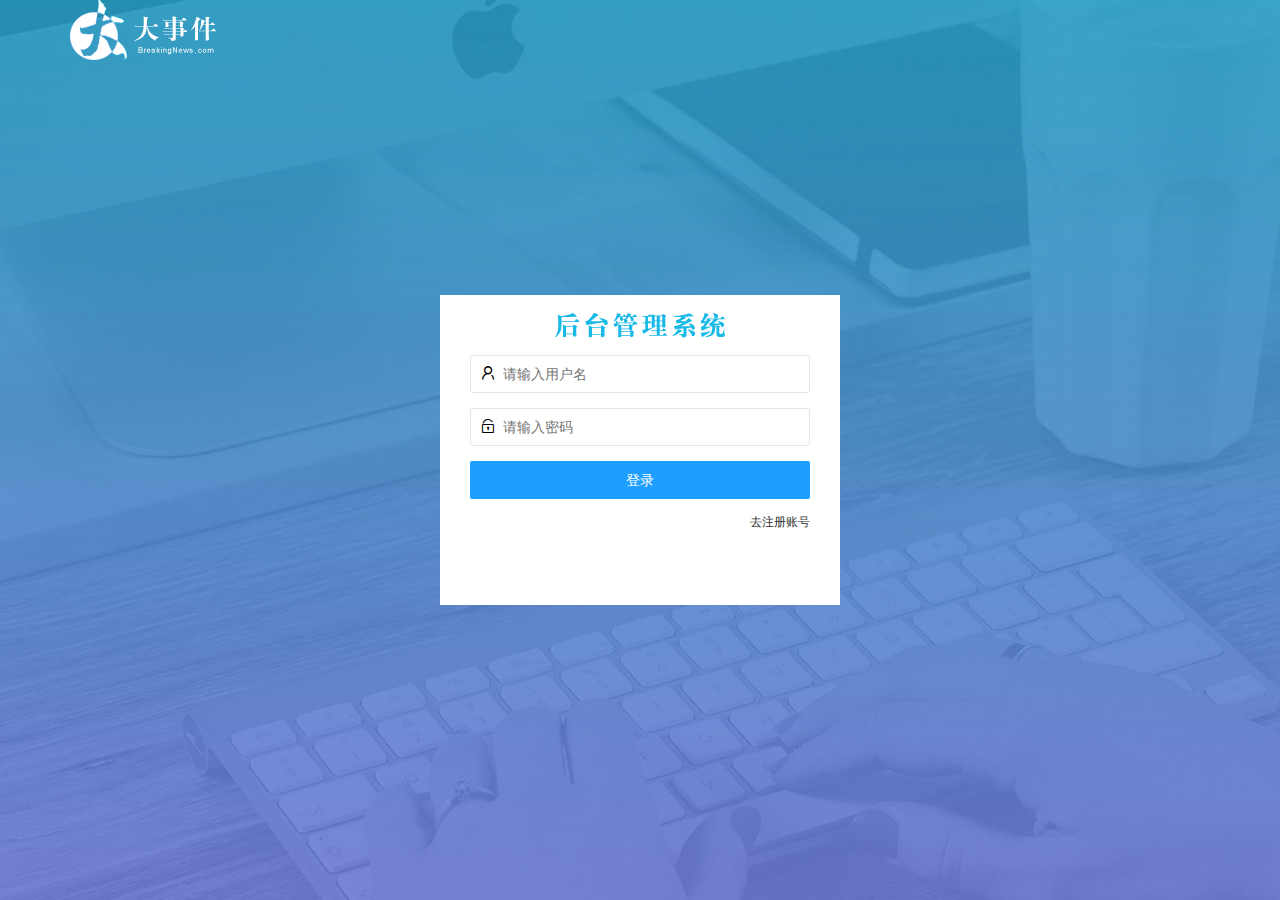
<file: login.html>
<!DOCTYPE html>
<html lang="en">

<head>
    <meta charset="UTF-8" />
    <meta http-equiv="X-UA-Compatible" content="IE=edge" />
    <meta name="viewport" content="width=device-width, initial-scale=1.0" />
    <title>大事件-登录</title>
    <!-- 导入 LayUI 样式 -->
    <link rel="stylesheet" href="./assets/lib/layui/css/layui.css" />
    <!-- 导入自定义样式 -->
    <link rel="stylesheet" href="./assets/css/login.css" />
</head>

<body>
    <!-- 头部 logo 区域 -->
    <div class="layui-main">
        <img src="/assets/images/logo.png" alt="" />
    </div>

    <!-- 登录注册区域 -->
    <div class="loginAndRegBox">
        <div class="title-box"></div>
        <!-- 登录注册区域 -->
        <!-- 登录 -->
        <div class="login-box">
            <form class="layui-form" id="form_login">

                <!-- 用户名 -->
                <div class="layui-form-item">
                    <i class="layui-icon layui-icon-username"></i>
                    <input type="text" name="username" required lay-verify="required" placeholder="请输入用户名"
                        autocomplete="off" class="layui-input" />
                </div>

                <!-- 密码 -->
                <div class="layui-form-item">
                    <i class="layui-icon layui-icon-password"></i>
                    <input type="password" name="password" required lay-verify="required|password" placeholder="请输入密码"
                        autocomplete="off" class="layui-input" />
                </div>

                <!-- 登录按钮 -->
                <div class="layui-form-item">
                    <!-- 注意：表单提交按钮和普通按钮的区别，就是 lay-submit 属性 -->
                    <button class="layui-btn layui-btn-normal layui-btn-fluid" lay-submit>
                        登录
                    </button>
                </div>
                <div class="layui-form-item link">
                    <a href="javascript:;" id="link_reg">去注册账号</a>
                </div>
            </form>
        </div>
        <!-- 注册 -->
        <div class="reg-box">
            <form class="layui-form" id="form_reg">
                <!-- 用户名 -->
                <div class="layui-form-item">
                    <i class="layui-icon layui-icon-username"></i>
                    <input type="text" name="username" required lay-verify="required" placeholder="请输入用户名"
                        autocomplete="off" class="layui-input" />
                </div>

                <!-- 密码 -->
                <div class="layui-form-item">
                    <i class="layui-icon layui-icon-password"></i>
                    <input type="password" name="password" required lay-verify="required|password" placeholder="请输入密码"
                        autocomplete="off" class="layui-input" />
                </div>

                <!-- 确认密码 -->
                <div class="layui-form-item">
                    <i class="layui-icon layui-icon-password"></i>
                    <input type="password" name="repassword" required lay-verify="required|password|repwd"
                        placeholder="再次确认密码" autocomplete="off" class="layui-input" />
                </div>

                <!-- 注册按钮 -->
                <div class="layui-form-item">
                    <!-- 注意：表单提交按钮和普通按钮的区别，就是 lay-submit 属性 -->
                    <button class="layui-btn layui-btn-normal layui-btn-fluid" lay-submit>
                        注册
                    </button>
                </div>
                <div class="layui-form-item link">
                    <a href="javascript:;" id="link_login">去登录</a>
                </div>
            </form>
        </div>
    </div>
    </div>
    <script src="./assets/lib/layui/layui.all.js"></script>
    <script src="./assets/lib/jquery.js"></script>
    <script src="./assets/js/baseAPI.js"></script>
    <script src="./assets/js/login.js"></script>
</body>
</file>
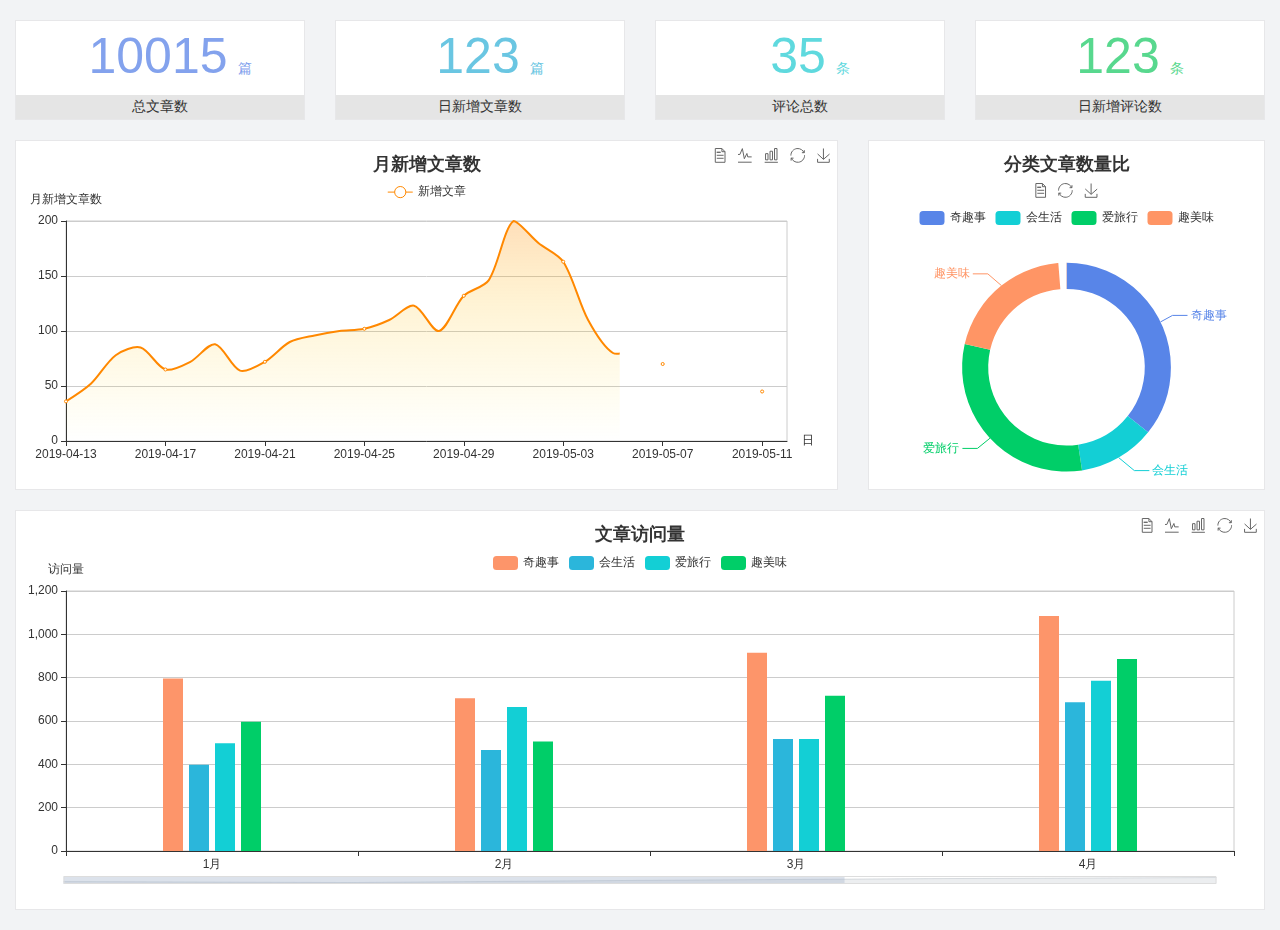
<file: home/dashboard.html>
<!DOCTYPE html>
<html lang="en">

<head>
  <meta charset="UTF-8">
  <meta name="viewport" content="width=device-width, initial-scale=1.0">
  <meta http-equiv="X-UA-Compatible" content="ie=edge">
  <title>图表统计</title>
  <link rel="stylesheet" href="../../assets/lib/bootstrap.css" />
  <link rel="stylesheet" href="../../assets/lib/main.css" />
  <script src="../../assets/lib/jquery.js"></script>
  <script type="text/javascript" src="../../assets/lib/echarts.min.js"></script>
</head>

<body>
  <div class="container-fluid">
    <div class="row spannel_list">
      <div class="col-sm-3 col-xs-6">
        <div class="spannel">
          <em>10015</em><span>篇</span>
          <b>总文章数</b>
        </div>
      </div>
      <div class="col-sm-3 col-xs-6">
        <div class="spannel scolor01">
          <em>123</em><span>篇</span>
          <b>日新增文章数</b>
        </div>
      </div>
      <div class="col-sm-3 col-xs-6">
        <div class="spannel scolor02">
          <em>35</em><span>条</span>
          <b>评论总数</b>
        </div>
      </div>
      <div class="col-sm-3 col-xs-6">
        <div class="spannel scolor03">
          <em>123</em><span>条</span>
          <b>日新增评论数</b>
        </div>
      </div>
    </div>
  </div>

  <div class="container-fluid">
    <div class="row curve-pie">
      <div class="col-lg-8 col-md-8">
        <div class="gragh_pannel" id="curve_show"></div>
      </div>
      <div class="col-lg-4 col-md-4">
        <div class="gragh_pannel" id="pie_show"></div>
      </div>
    </div>
  </div>

  <div class="container-fluid">
    <div class="column_pannel" id="column_show"></div>
  </div>

  <script>
    var oChart = echarts.init(document.getElementById('curve_show'));
    var aList_all = [
      { 'count': 36, 'date': '2019-04-13' },
      { 'count': 52, 'date': '2019-04-14' },
      { 'count': 78, 'date': '2019-04-15' },
      { 'count': 85, 'date': '2019-04-16' },
      { 'count': 65, 'date': '2019-04-17' },
      { 'count': 72, 'date': '2019-04-18' },
      { 'count': 88, 'date': '2019-04-19' },
      { 'count': 64, 'date': '2019-04-20' },
      { 'count': 72, 'date': '2019-04-21' },
      { 'count': 90, 'date': '2019-04-22' },
      { 'count': 96, 'date': '2019-04-23' },
      { 'count': 100, 'date': '2019-04-24' },
      { 'count': 102, 'date': '2019-04-25' },
      { 'count': 110, 'date': '2019-04-26' },
      { 'count': 123, 'date': '2019-04-27' },
      { 'count': 100, 'date': '2019-04-28' },
      { 'count': 132, 'date': '2019-04-29' },
      { 'count': 146, 'date': '2019-04-30' },
      { 'count': 200, 'date': '2019-05-01' },
      { 'count': 180, 'date': '2019-05-02' },
      { 'count': 163, 'date': '2019-05-03' },
      { 'count': 110, 'date': '2019-05-04' },
      { 'count': 80, 'date': '2019-05-05' },
      { 'count': 82, 'date': '2019-05-06' },
      { 'count': 70, 'date': '2019-05-07' },
      { 'count': 65, 'date': '2019-05-08' },
      { 'count': 54, 'date': '2019-05-09' },
      { 'count': 40, 'date': '2019-05-10' },
      { 'count': 45, 'date': '2019-05-11' },
      { 'count': 38, 'date': '2019-05-12' },
    ];

    let aCount = [];
    let aDate = [];

    for (var i = 0; i < aList_all.length; i++) {
      aCount.push(aList_all[i].count);
      aDate.push(aList_all[i].date);
    }

    var chartopt = {
      title: {
        text: '月新增文章数',
        left: 'center',
        top: '10'
      },
      tooltip: {
        trigger: 'axis'
      },
      legend: {
        data: ['新增文章'],
        top: '40'
      },
      toolbox: {
        show: true,
        feature: {
          mark: { show: true },
          dataView: { show: true, readOnly: false },
          magicType: { show: true, type: ['line', 'bar'] },
          restore: { show: true },
          saveAsImage: { show: true }
        }
      },
      calculable: true,
      xAxis: [
        {
          name: '日',
          type: 'category',
          boundaryGap: false,
          data: aDate
        }
      ],
      yAxis: [
        {
          name: '月新增文章数',
          type: 'value'
        }
      ],
      series: [
        {
          name: '新增文章',
          type: 'line',
          smooth: true,
          itemStyle: { normal: { areaStyle: { type: 'default' }, color: '#f80' }, lineStyle: { color: '#f80' } },
          data: aCount
        }],
      areaStyle: {
        normal: {
          color: new echarts.graphic.LinearGradient(0, 0, 0, 1, [{
            offset: 0,
            color: 'rgba(255,136,0,0.39)'
          }, {
            offset: .34,
            color: 'rgba(255,180,0,0.25)'
          }, {
            offset: 1,
            color: 'rgba(255,222,0,0.00)'
          }])

        }
      },
      grid: {
        show: true,
        x: 50,
        x2: 50,
        y: 80,
        height: 220
      }
    };

    oChart.setOption(chartopt);


    var oPie = echarts.init(document.getElementById('pie_show'));
    var oPieopt =
    {
      title: {
        top: 10,
        text: '分类文章数量比',
        x: 'center'
      },
      tooltip: {
        trigger: 'item',
        formatter: "{a} <br/>{b} : {c} ({d}%)"
      },
      color: ['#5885e8', '#13cfd5', '#00ce68', '#ff9565'],
      legend: {
        x: 'center',
        top: 65,
        data: ['奇趣事', '会生活', '爱旅行', '趣美味']
      },
      toolbox: {
        show: true,
        x: 'center',
        top: 35,
        feature: {
          mark: { show: true },
          dataView: { show: true, readOnly: false },
          magicType: {
            show: true,
            type: ['pie', 'funnel'],
            option: {
              funnel: {
                x: '25%',
                width: '50%',
                funnelAlign: 'left',
                max: 1548
              }
            }
          },
          restore: { show: true },
          saveAsImage: { show: true }
        }
      },
      calculable: true,
      series: [
        {
          name: '访问来源',
          type: 'pie',
          radius: ['45%', '60%'],
          center: ['50%', '65%'],
          data: [
            { value: 300, name: '奇趣事' },
            { value: 100, name: '会生活' },
            { value: 260, name: '爱旅行' },
            { value: 180, name: '趣美味' }
          ]
        }
      ]
    };
    oPie.setOption(oPieopt);



    var oColumn = this.echarts.init(document.getElementById('column_show'));
    var oColumnopt =
    {
      title: {
        text: '文章访问量',
        left: 'center',
        top: '10'
      },
      tooltip: {
        trigger: 'axis'
      },
      legend: {
        data: ['奇趣事', '会生活', '爱旅行', '趣美味'],
        top: '40'
      },
      toolbox: {
        show: true,
        feature: {
          mark: { show: true },
          dataView: { show: true, readOnly: false },
          magicType: { show: true, type: ['line', 'bar'] },
          restore: { show: true },
          saveAsImage: { show: true }
        }
      },
      calculable: true,
      xAxis: [
        {
          type: 'category',
          data: ['1月', '2月', '3月', '4月', '5月']
        }
      ],
      yAxis: [
        {
          name: '访问量',
          type: 'value'
        }
      ],
      series: [
        {
          name: '奇趣事',
          type: 'bar',
          barWidth: 20,
          itemStyle: {
            normal: { areaStyle: { type: 'default' }, color: '#fd956a' }
          },
          data: [800, 708, 920, 1090, 1200]
        },
        {
          name: '会生活',
          type: 'bar',
          barWidth: 20,
          itemStyle: {
            normal: { areaStyle: { type: 'default' }, color: '#2bb6db' }
          },
          data: [400, 468, 520, 690, 800]
        },
        {
          name: '爱旅行',
          type: 'bar',
          barWidth: 20,
          itemStyle: {
            normal: { areaStyle: { type: 'default' }, color: '#13cfd5' }
          },
          data: [500, 668, 520, 790, 900]
        },
        {
          name: '趣美味',
          type: 'bar',
          barWidth: 20,
          itemStyle: {
            normal: { areaStyle: { type: 'default' }, color: '#00ce68' }
          },
          data: [600, 508, 720, 890, 1000]
        }
      ],
      grid: {
        show: true,
        x: 50,
        x2: 30,
        y: 80,
        height: 260
      },
      dataZoom: [//给x轴设置滚动条
        {
          start: 0,//默认为0
          end: 100 - 1000 / 31,//默认为100
          type: 'slider',
          show: true,
          xAxisIndex: [0],
          handleSize: 0,//滑动条的 左右2个滑动条的大小
          height: 8,//组件高度
          left: 45, //左边的距离
          right: 50,//右边的距离
          bottom: 26,//右边的距离
          handleColor: '#ddd',//h滑动图标的颜色
          handleStyle: {
            borderColor: "#cacaca",
            borderWidth: "1",
            shadowBlur: 2,
            background: "#ddd",
            shadowColor: "#ddd",
          }
        }]
    };
    oColumn.setOption(oColumnopt);
  </script>
</body>

</html>
</file>
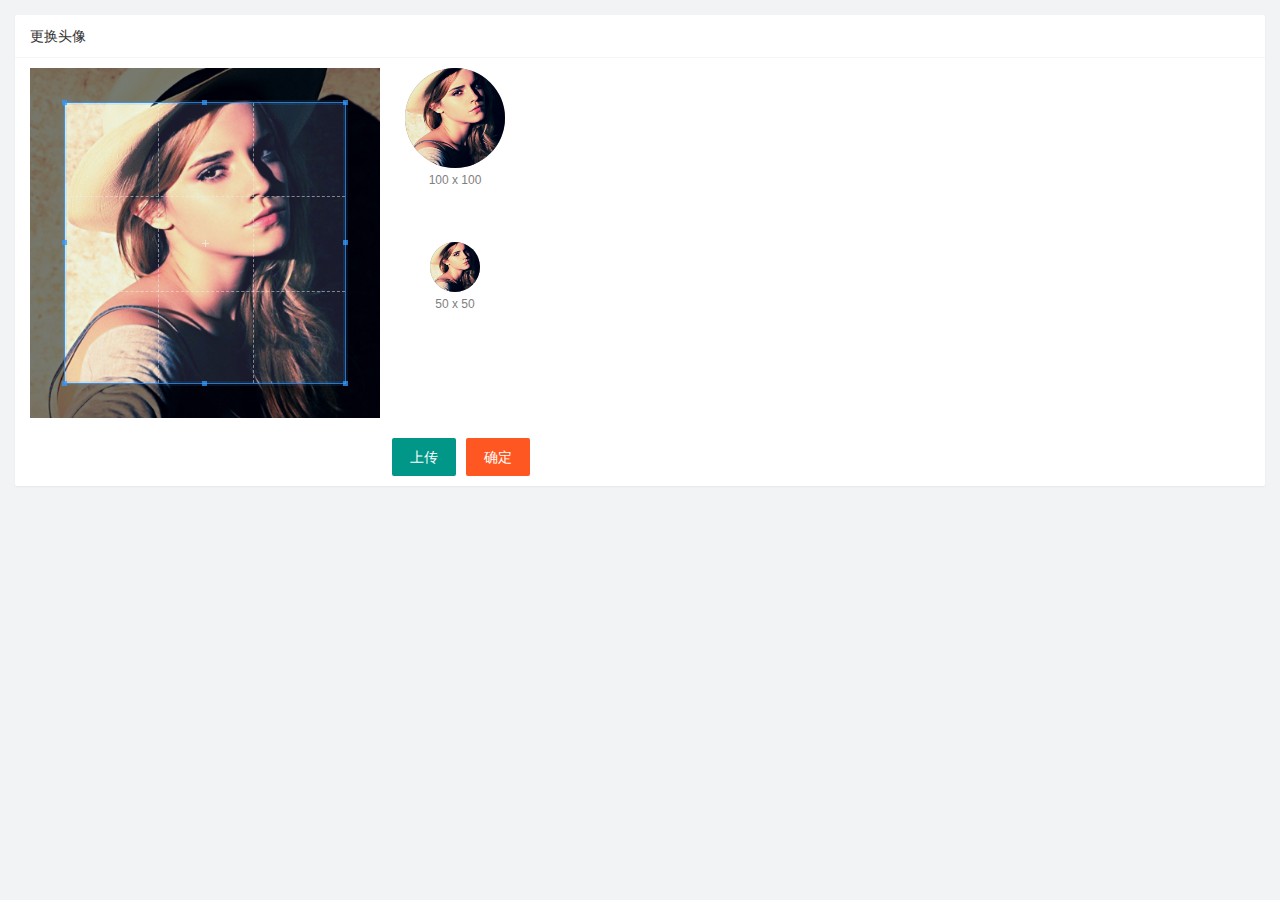
<file: user/user_avatar.html>
<!DOCTYPE html>
<html lang="en">

<head>
    <meta charset="UTF-8" />
    <meta http-equiv="X-UA-Compatible" content="IE=edge" />
    <meta name="viewport" content="width=device-width, initial-scale=1.0" />
    <title></title>
    <link rel="stylesheet" href="/assets/lib/layui/css/layui.css" />
    <link rel="stylesheet" href="/assets/lib/cropper/cropper.css" />
    <link rel="stylesheet" href="/assets/css/user/user_avatar.css" />

</head>

<body>
    <div class="layui-card">
        <div class="layui-card-header">更换头像</div>
        <div class="layui-card-body">
            <!-- 第一行的图片裁剪和预览区域 -->
            <div class="row1">
                <!-- 图片裁剪区域 -->
                <div class="cropper-box">
                    <!-- 这个 img 标签很重要，将来会把它初始化为裁剪区域 -->
                    <img id="image" src="/assets/images/sample.jpg" />
                </div>
                <!-- 图片的预览区域 -->
                <div class="preview-box">
                    <div>
                        <!-- 宽高为 100px 的预览区域 -->
                        <div class="img-preview w100"></div>
                        <p class="size">100 x 100</p>
                    </div>
                    <div>
                        <!-- 宽高为 50px 的预览区域 -->
                        <div class="img-preview w50"></div>
                        <p class="size">50 x 50</p>
                    </div>
                </div>
            </div>
            <!-- 第二行的按钮区域 -->
            <div class="row2">
                <input type="file" id="file" accept="image/png,image/jpeg">
                <button type="button" class="layui-btn" id="btnChooseImage">上传</button>
                <button type="button" class="layui-btn layui-btn-danger" id="btnUpload">确定</button>
            </div>
        </div>
    </div>

    <script src="/assets/lib/layui/layui.all.js"></script>
    <script src="/assets/lib/jquery.js"></script>
    <script src="/assets/lib/cropper/Cropper.js"></script>
    <script src="/assets/lib/cropper/jquery-cropper.js"></script>
    <script src="/assets/js/baseAPI.js"></script>
    <script src="/assets/js/user/user_avatar.js"></script>
</body>

</html>
</file>
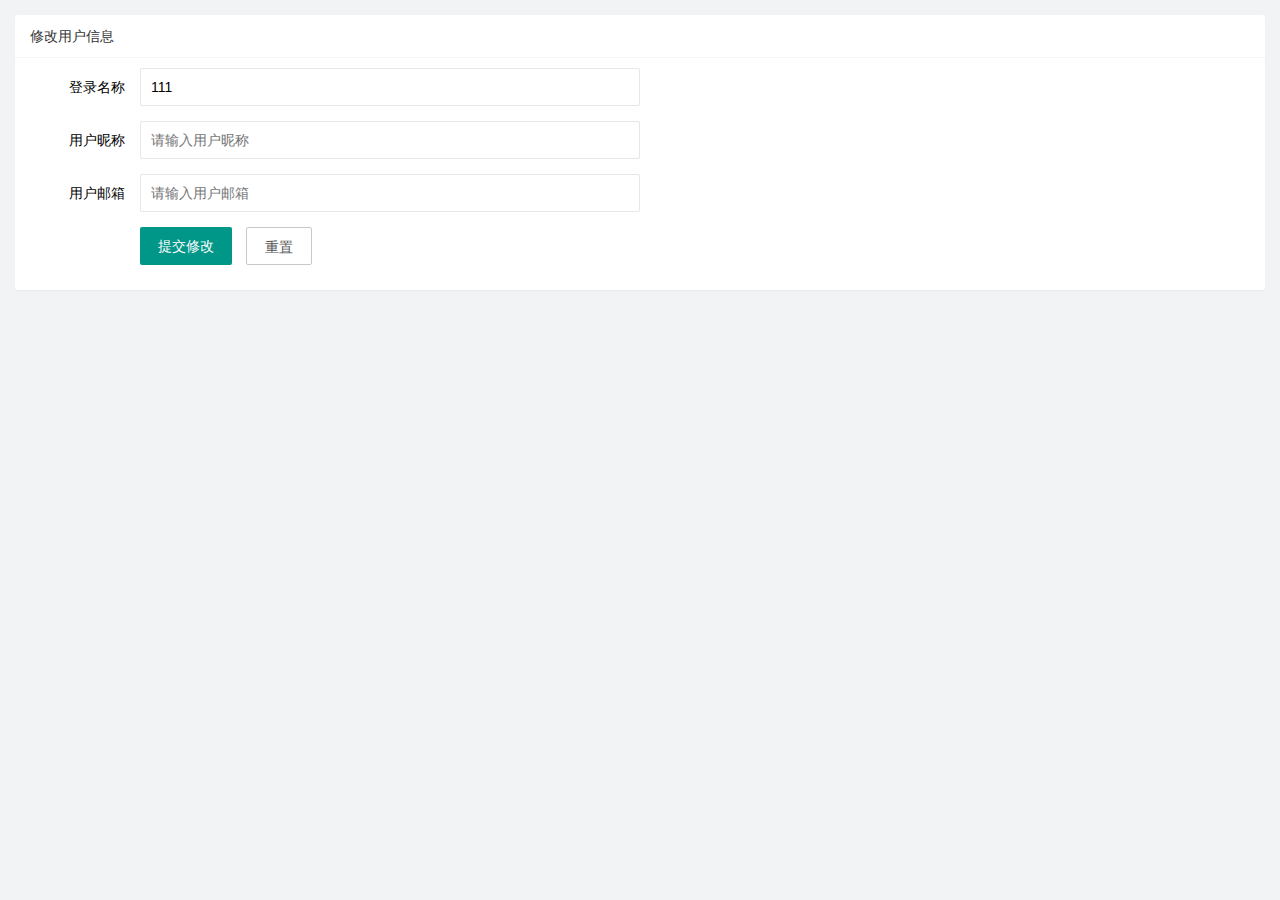
<file: user/user_info.html>
<!DOCTYPE html>
<html lang="en">

<head>
    <meta charset="UTF-8" />
    <meta http-equiv="X-UA-Compatible" content="IE=edge" />
    <meta name="viewport" content="width=device-width, initial-scale=1.0" />
    <title>Document</title>
    <link rel="stylesheet" href="/assets/lib/layui/css/layui.css">
    <link rel="stylesheet" href="/assets/css/user/user_info.css" />
</head>

<body>
    <div class="layui-card">
        <div class="layui-card-header">修改用户信息</div>
        <div class="layui-card-body">
            <!-- form 表单 -->
            <form class="layui-form" lay-filter="formUserInfo">
                <!-- 隐藏域 -->
                <input type="hidden" name="id">

                <div class="layui-form-item">
                    <label class="layui-form-label">登录名称</label>
                    <div class="layui-input-block">
                        <input type="text" name="username" required readonly lay-verify="required" placeholder="请输入登录名称"
                            autocomplete="off" class="layui-input" value="111" />
                    </div>
                </div>
                <div class="layui-form-item">
                    <label class="layui-form-label">用户昵称</label>
                    <div class="layui-input-block">
                        <input type="text" name="nickname" required lay-verify="required|nickname" placeholder="请输入用户昵称"
                            autocomplete="off" class="layui-input" />
                    </div>
                </div>
                <div class="layui-form-item">
                    <label class="layui-form-label">用户邮箱</label>
                    <div class="layui-input-block">
                        <input type="text" name="email" required lay-verify="required|email" placeholder="请输入用户邮箱"
                            autocomplete="off" class="layui-input" />
                    </div>
                </div>
                <div class="layui-form-item">
                    <div class="layui-input-block">
                        <button class="layui-btn" lay-submit lay-filter="formDemo">提交修改</button>
                        <button type="reset" class="layui-btn layui-btn-primary" id="btnReset">重置</button>
                    </div>
                </div>
            </form>
        </div>
    </div>

    <script src="/assets/lib/layui/layui.all.js"></script>
    <script src="/assets/lib/jquery.js"></script>
    <script src="/assets/js/baseAPI.js"></script>
    <script src="/assets/js/user/user_info.js"></script>
</body>

</html>
</file>
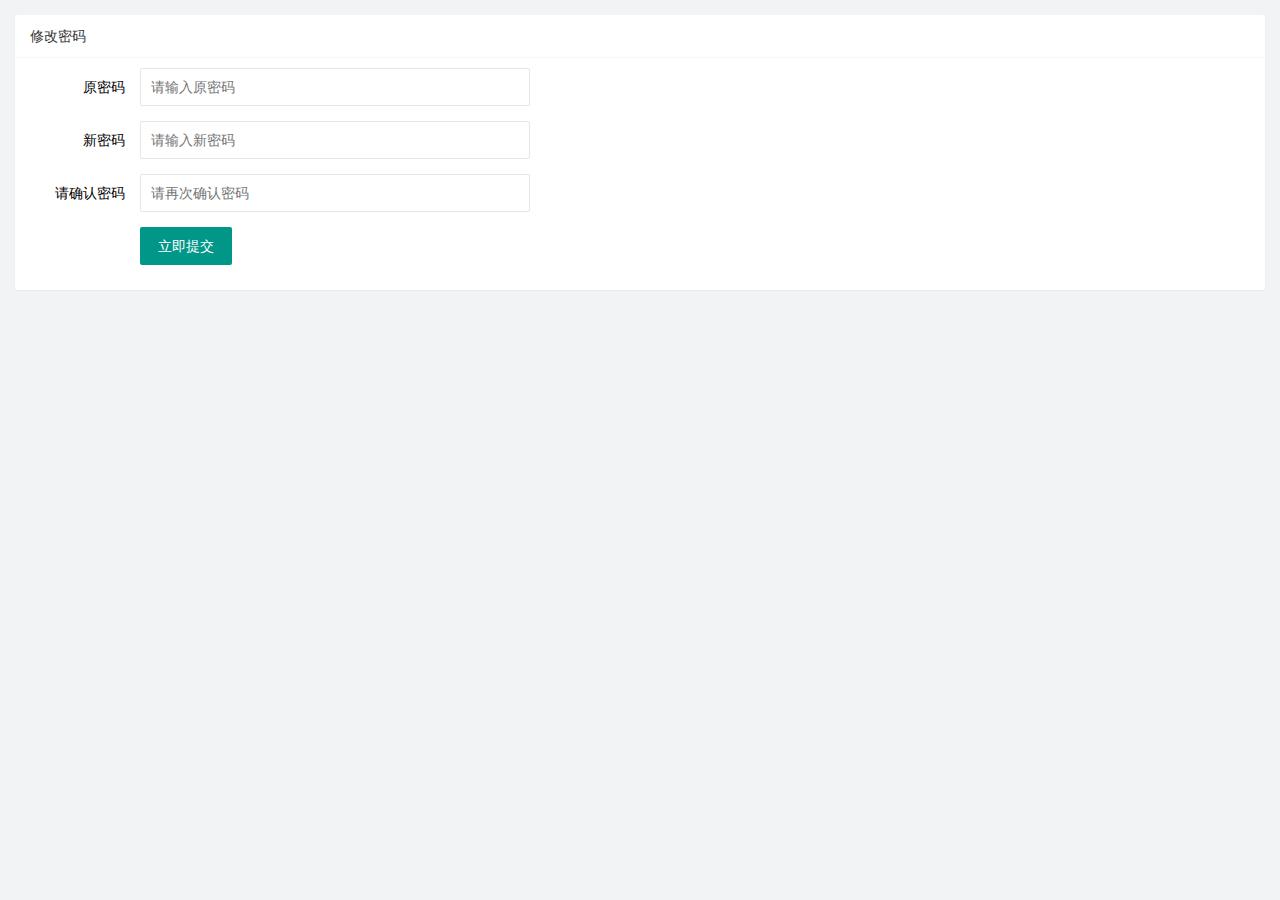
<file: user/user_pwd.html>
<!DOCTYPE html>
<html lang="en">

<head>
    <meta charset="UTF-8" />
    <meta http-equiv="X-UA-Compatible" content="IE=edge" />
    <meta name="viewport" content="width=device-width, initial-scale=1.0" />
    <title>Document</title>
    <link rel="stylesheet" href="/assets/lib/layui/css/layui.css" />
    <link rel="stylesheet" href="/assets/css/user/user_pwd.css" />
</head>

<body>
    <div class="layui-card">
        <div class="layui-card-header">修改密码</div>
        <div class="layui-card-body">
            <form class="layui-form" action="">
                <div class="layui-form-item">
                    <label class="layui-form-label">原密码</label>
                    <div class="layui-input-block">
                        <input type="password" name="oldPwd" required lay-verify="required|pwd" placeholder="请输入原密码"
                            autocomplete="off" class="layui-input" />
                    </div>
                </div>
                <div class="layui-form-item">
                    <label class="layui-form-label">新密码</label>
                    <div class="layui-input-block">
                        <input type="password" name="newPwd" required lay-verify="required|pwd|samePwd"
                            placeholder="请输入新密码" autocomplete="off" class="layui-input" />
                    </div>
                </div>
                <div class="layui-form-item">
                    <label class="layui-form-label">请确认密码</label>
                    <div class="layui-input-block">
                        <input type="password" name="rePwd" required lay-verify="required|pwd|rePwd"
                            placeholder="请再次确认密码" autocomplete="off" class="layui-input" />
                    </div>
                </div>
                <div class="layui-form-item">
                    <div class="layui-input-block">
                        <button class="layui-btn" lay-submit lay-filter="formDemo">
                            立即提交
                        </button>

                    </div>
                </div>
            </form>
        </div>
    </div>

    <!-- 导入 layui 的 js -->
    <script src="/assets/lib/layui/layui.all.js"></script>
    <!-- 导入 jQuery -->
    <script src="/assets/lib/jquery.js"></script>
    <!-- 导入 baseAPI -->
    <script src="/assets/js/baseAPI.js"></script>
    <!-- 导入自己的 js -->
    <script src="/assets/js/user/user_pwd.js"></script>
</body>

</html>
</file>
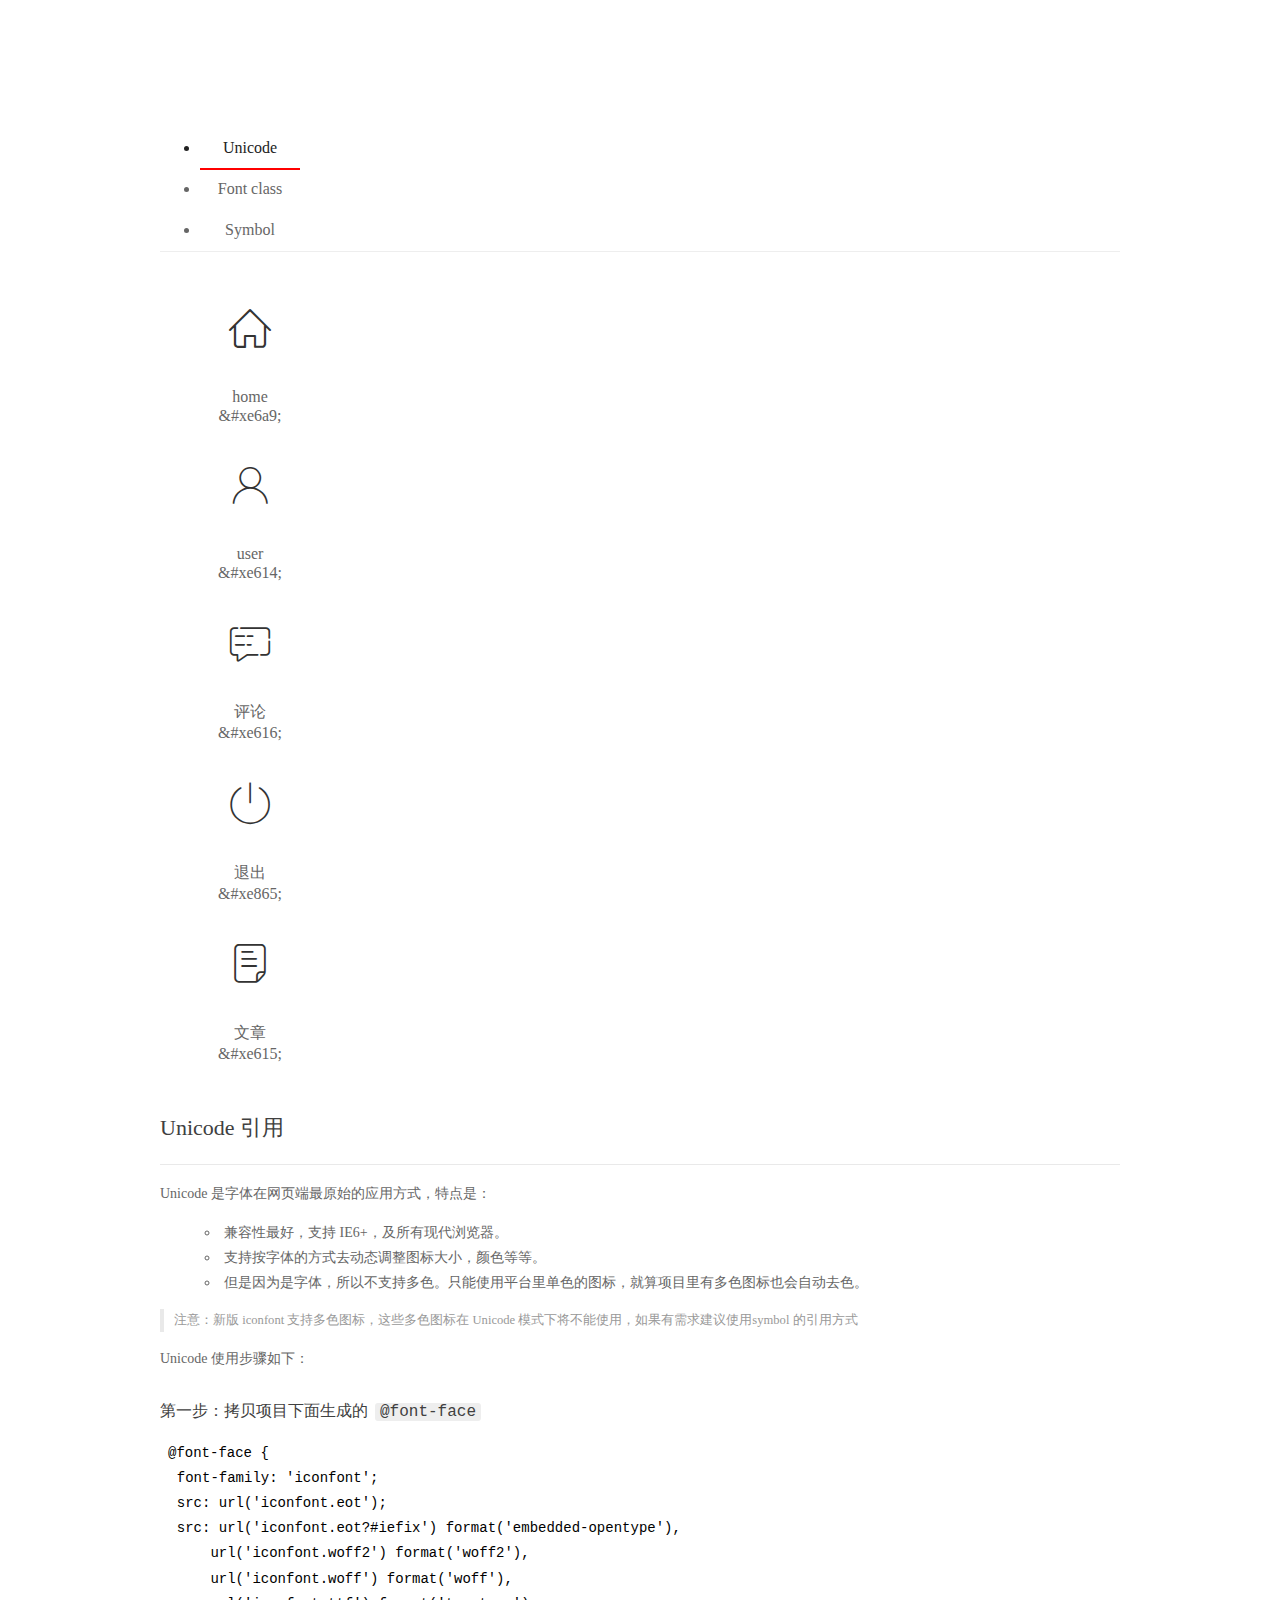
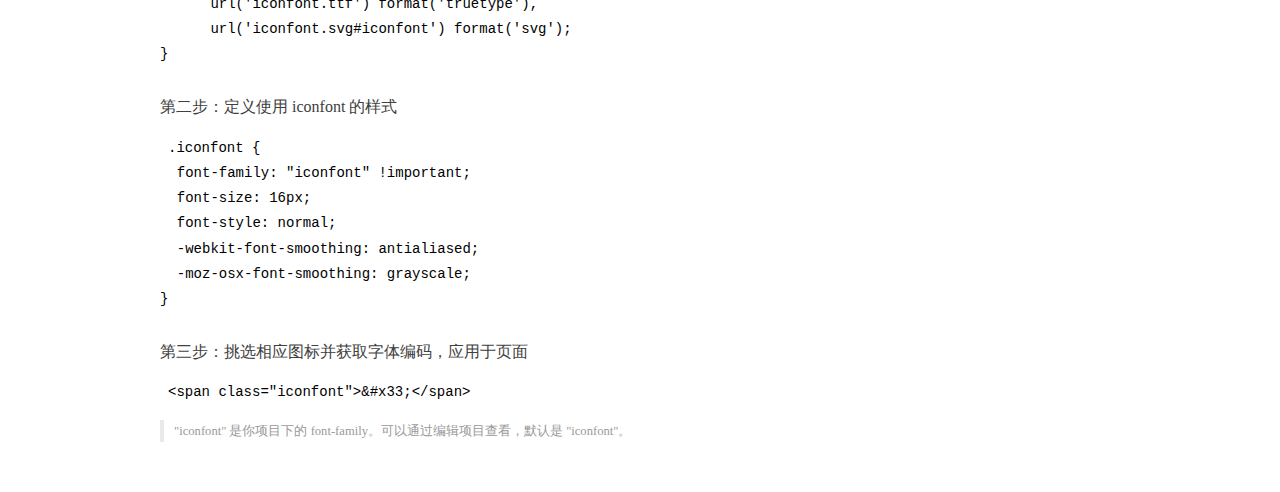
<file: assets/fonts/demo_index.html>
<!DOCTYPE html>
<html>
<head>
  <meta charset="utf-8"/>
  <title>IconFont Demo</title>
  <link rel="shortcut icon" href="https://gtms04.alicdn.com/tps/i4/TB1_oz6GVXXXXaFXpXXJDFnIXXX-64-64.ico" type="image/x-icon"/>
  <link rel="stylesheet" href="https://g.alicdn.com/thx/cube/1.3.2/cube.min.css">
  <link rel="stylesheet" href="demo.css">
  <link rel="stylesheet" href="iconfont.css">
  <script src="iconfont.js"></script>
  <!-- jQuery -->
  <script src="https://a1.alicdn.com/oss/uploads/2018/12/26/7bfddb60-08e8-11e9-9b04-53e73bb6408b.js"></script>
  <!-- 代码高亮 -->
  <script src="https://a1.alicdn.com/oss/uploads/2018/12/26/a3f714d0-08e6-11e9-8a15-ebf944d7534c.js"></script>
</head>
<body>
  <div class="main">
    <h1 class="logo"><a href="https://www.iconfont.cn/" title="iconfont 首页" target="_blank">&#xe86b;</a></h1>
    <div class="nav-tabs">
      <ul id="tabs" class="dib-box">
        <li class="dib active"><span>Unicode</span></li>
        <li class="dib"><span>Font class</span></li>
        <li class="dib"><span>Symbol</span></li>
      </ul>
      
    </div>
    <div class="tab-container">
      <div class="content unicode" style="display: block;">
          <ul class="icon_lists dib-box">
          
            <li class="dib">
              <span class="icon iconfont">&#xe6a9;</span>
                <div class="name">home</div>
                <div class="code-name">&amp;#xe6a9;</div>
              </li>
          
            <li class="dib">
              <span class="icon iconfont">&#xe614;</span>
                <div class="name">user</div>
                <div class="code-name">&amp;#xe614;</div>
              </li>
          
            <li class="dib">
              <span class="icon iconfont">&#xe616;</span>
                <div class="name">评论</div>
                <div class="code-name">&amp;#xe616;</div>
              </li>
          
            <li class="dib">
              <span class="icon iconfont">&#xe865;</span>
                <div class="name">退出</div>
                <div class="code-name">&amp;#xe865;</div>
              </li>
          
            <li class="dib">
              <span class="icon iconfont">&#xe615;</span>
                <div class="name">文章</div>
                <div class="code-name">&amp;#xe615;</div>
              </li>
          
          </ul>
          <div class="article markdown">
          <h2 id="unicode-">Unicode 引用</h2>
          <hr>

          <p>Unicode 是字体在网页端最原始的应用方式，特点是：</p>
          <ul>
            <li>兼容性最好，支持 IE6+，及所有现代浏览器。</li>
            <li>支持按字体的方式去动态调整图标大小，颜色等等。</li>
            <li>但是因为是字体，所以不支持多色。只能使用平台里单色的图标，就算项目里有多色图标也会自动去色。</li>
          </ul>
          <blockquote>
            <p>注意：新版 iconfont 支持多色图标，这些多色图标在 Unicode 模式下将不能使用，如果有需求建议使用symbol 的引用方式</p>
          </blockquote>
          <p>Unicode 使用步骤如下：</p>
          <h3 id="-font-face">第一步：拷贝项目下面生成的 <code>@font-face</code></h3>
<pre><code class="language-css"
>@font-face {
  font-family: 'iconfont';
  src: url('iconfont.eot');
  src: url('iconfont.eot?#iefix') format('embedded-opentype'),
      url('iconfont.woff2') format('woff2'),
      url('iconfont.woff') format('woff'),
      url('iconfont.ttf') format('truetype'),
      url('iconfont.svg#iconfont') format('svg');
}
</code></pre>
          <h3 id="-iconfont-">第二步：定义使用 iconfont 的样式</h3>
<pre><code class="language-css"
>.iconfont {
  font-family: "iconfont" !important;
  font-size: 16px;
  font-style: normal;
  -webkit-font-smoothing: antialiased;
  -moz-osx-font-smoothing: grayscale;
}
</code></pre>
          <h3 id="-">第三步：挑选相应图标并获取字体编码，应用于页面</h3>
<pre>
<code class="language-html"
>&lt;span class="iconfont"&gt;&amp;#x33;&lt;/span&gt;
</code></pre>
          <blockquote>
            <p>"iconfont" 是你项目下的 font-family。可以通过编辑项目查看，默认是 "iconfont"。</p>
          </blockquote>
          </div>
      </div>
      <div class="content font-class">
        <ul class="icon_lists dib-box">
          
          <li class="dib">
            <span class="icon iconfont icon-home"></span>
            <div class="name">
              home
            </div>
            <div class="code-name">.icon-home
            </div>
          </li>
          
          <li class="dib">
            <span class="icon iconfont icon-user"></span>
            <div class="name">
              user
            </div>
            <div class="code-name">.icon-user
            </div>
          </li>
          
          <li class="dib">
            <span class="icon iconfont icon-pinglun"></span>
            <div class="name">
              评论
            </div>
            <div class="code-name">.icon-pinglun
            </div>
          </li>
          
          <li class="dib">
            <span class="icon iconfont icon-tuichu"></span>
            <div class="name">
              退出
            </div>
            <div class="code-name">.icon-tuichu
            </div>
          </li>
          
          <li class="dib">
            <span class="icon iconfont icon-16"></span>
            <div class="name">
              文章
            </div>
            <div class="code-name">.icon-16
            </div>
          </li>
          
        </ul>
        <div class="article markdown">
        <h2 id="font-class-">font-class 引用</h2>
        <hr>

        <p>font-class 是 Unicode 使用方式的一种变种，主要是解决 Unicode 书写不直观，语意不明确的问题。</p>
        <p>与 Unicode 使用方式相比，具有如下特点：</p>
        <ul>
          <li>兼容性良好，支持 IE8+，及所有现代浏览器。</li>
          <li>相比于 Unicode 语意明确，书写更直观。可以很容易分辨这个 icon 是什么。</li>
          <li>因为使用 class 来定义图标，所以当要替换图标时，只需要修改 class 里面的 Unicode 引用。</li>
          <li>不过因为本质上还是使用的字体，所以多色图标还是不支持的。</li>
        </ul>
        <p>使用步骤如下：</p>
        <h3 id="-fontclass-">第一步：引入项目下面生成的 fontclass 代码：</h3>
<pre><code class="language-html">&lt;link rel="stylesheet" href="./iconfont.css"&gt;
</code></pre>
        <h3 id="-">第二步：挑选相应图标并获取类名，应用于页面：</h3>
<pre><code class="language-html">&lt;span class="iconfont icon-xxx"&gt;&lt;/span&gt;
</code></pre>
        <blockquote>
          <p>"
            iconfont" 是你项目下的 font-family。可以通过编辑项目查看，默认是 "iconfont"。</p>
        </blockquote>
      </div>
      </div>
      <div class="content symbol">
          <ul class="icon_lists dib-box">
          
            <li class="dib">
                <svg class="icon svg-icon" aria-hidden="true">
                  <use xlink:href="#icon-home"></use>
                </svg>
                <div class="name">home</div>
                <div class="code-name">#icon-home</div>
            </li>
          
            <li class="dib">
                <svg class="icon svg-icon" aria-hidden="true">
                  <use xlink:href="#icon-user"></use>
                </svg>
                <div class="name">user</div>
                <div class="code-name">#icon-user</div>
            </li>
          
            <li class="dib">
                <svg class="icon svg-icon" aria-hidden="true">
                  <use xlink:href="#icon-pinglun"></use>
                </svg>
                <div class="name">评论</div>
                <div class="code-name">#icon-pinglun</div>
            </li>
          
            <li class="dib">
                <svg class="icon svg-icon" aria-hidden="true">
                  <use xlink:href="#icon-tuichu"></use>
                </svg>
                <div class="name">退出</div>
                <div class="code-name">#icon-tuichu</div>
            </li>
          
            <li class="dib">
                <svg class="icon svg-icon" aria-hidden="true">
                  <use xlink:href="#icon-16"></use>
                </svg>
                <div class="name">文章</div>
                <div class="code-name">#icon-16</div>
            </li>
          
          </ul>
          <div class="article markdown">
          <h2 id="symbol-">Symbol 引用</h2>
          <hr>

          <p>这是一种全新的使用方式，应该说这才是未来的主流，也是平台目前推荐的用法。相关介绍可以参考这篇<a href="">文章</a>
            这种用法其实是做了一个 SVG 的集合，与另外两种相比具有如下特点：</p>
          <ul>
            <li>支持多色图标了，不再受单色限制。</li>
            <li>通过一些技巧，支持像字体那样，通过 <code>font-size</code>, <code>color</code> 来调整样式。</li>
            <li>兼容性较差，支持 IE9+，及现代浏览器。</li>
            <li>浏览器渲染 SVG 的性能一般，还不如 png。</li>
          </ul>
          <p>使用步骤如下：</p>
          <h3 id="-symbol-">第一步：引入项目下面生成的 symbol 代码：</h3>
<pre><code class="language-html">&lt;script src="./iconfont.js"&gt;&lt;/script&gt;
</code></pre>
          <h3 id="-css-">第二步：加入通用 CSS 代码（引入一次就行）：</h3>
<pre><code class="language-html">&lt;style&gt;
.icon {
  width: 1em;
  height: 1em;
  vertical-align: -0.15em;
  fill: currentColor;
  overflow: hidden;
}
&lt;/style&gt;
</code></pre>
          <h3 id="-">第三步：挑选相应图标并获取类名，应用于页面：</h3>
<pre><code class="language-html">&lt;svg class="icon" aria-hidden="true"&gt;
  &lt;use xlink:href="#icon-xxx"&gt;&lt;/use&gt;
&lt;/svg&gt;
</code></pre>
          </div>
      </div>

    </div>
  </div>
  <script>
  $(document).ready(function () {
      $('.tab-container .content:first').show()

      $('#tabs li').click(function (e) {
        var tabContent = $('.tab-container .content')
        var index = $(this).index()

        if ($(this).hasClass('active')) {
          return
        } else {
          $('#tabs li').removeClass('active')
          $(this).addClass('active')

          tabContent.hide().eq(index).fadeIn()
        }
      })
    })
  </script>
</body>
</html>
</file>
<file: assets/lib/layui/css/layui.css>
/** layui-v2.5.5 MIT License By https://www.layui.com */
 .layui-inline,img{display:inline-block;vertical-align:middle}h1,h2,h3,h4,h5,h6{font-weight:400}.layui-edge,.layui-header,.layui-inline,.layui-main{position:relative}.layui-body,.layui-edge,.layui-elip{overflow:hidden}.layui-btn,.layui-edge,.layui-inline,img{vertical-align:middle}.layui-btn,.layui-disabled,.layui-icon,.layui-unselect{-moz-user-select:none;-webkit-user-select:none;-ms-user-select:none}.layui-elip,.layui-form-checkbox span,.layui-form-pane .layui-form-label{text-overflow:ellipsis;white-space:nowrap}.layui-breadcrumb,.layui-tree-btnGroup{visibility:hidden}blockquote,body,button,dd,div,dl,dt,form,h1,h2,h3,h4,h5,h6,input,li,ol,p,pre,td,textarea,th,ul{margin:0;padding:0;-webkit-tap-highlight-color:rgba(0,0,0,0)}a:active,a:hover{outline:0}img{border:none}li{list-style:none}table{border-collapse:collapse;border-spacing:0}h4,h5,h6{font-size:100%}button,input,optgroup,option,select,textarea{font-family:inherit;font-size:inherit;font-style:inherit;font-weight:inherit;outline:0}pre{white-space:pre-wrap;white-space:-moz-pre-wrap;white-space:-pre-wrap;white-space:-o-pre-wrap;word-wrap:break-word}body{line-height:24px;font:14px Helvetica Neue,Helvetica,PingFang SC,Tahoma,Arial,sans-serif}hr{height:1px;margin:10px 0;border:0;clear:both}a{color:#333;text-decoration:none}a:hover{color:#777}a cite{font-style:normal;*cursor:pointer}.layui-border-box,.layui-border-box *{box-sizing:border-box}.layui-box,.layui-box *{box-sizing:content-box}.layui-clear{clear:both;*zoom:1}.layui-clear:after{content:'\20';clear:both;*zoom:1;display:block;height:0}.layui-inline{*display:inline;*zoom:1}.layui-edge{display:inline-block;width:0;height:0;border-width:6px;border-style:dashed;border-color:transparent}.layui-edge-top{top:-4px;border-bottom-color:#999;border-bottom-style:solid}.layui-edge-right{border-left-color:#999;border-left-style:solid}.layui-edge-bottom{top:2px;border-top-color:#999;border-top-style:solid}.layui-edge-left{border-right-color:#999;border-right-style:solid}.layui-disabled,.layui-disabled:hover{color:#d2d2d2!important;cursor:not-allowed!important}.layui-circle{border-radius:100%}.layui-show{display:block!important}.layui-hide{display:none!important}@font-face{font-family:layui-icon;src:url(../font/iconfont.eot?v=250);src:url(../font/iconfont.eot?v=250#iefix) format('embedded-opentype'),url(../font/iconfont.woff2?v=250) format('woff2'),url(../font/iconfont.woff?v=250) format('woff'),url(../font/iconfont.ttf?v=250) format('truetype'),url(../font/iconfont.svg?v=250#layui-icon) format('svg')}.layui-icon{font-family:layui-icon!important;font-size:16px;font-style:normal;-webkit-font-smoothing:antialiased;-moz-osx-font-smoothing:grayscale}.layui-icon-reply-fill:before{content:"\e611"}.layui-icon-set-fill:before{content:"\e614"}.layui-icon-menu-fill:before{content:"\e60f"}.layui-icon-search:before{content:"\e615"}.layui-icon-share:before{content:"\e641"}.layui-icon-set-sm:before{content:"\e620"}.layui-icon-engine:before{content:"\e628"}.layui-icon-close:before{content:"\1006"}.layui-icon-close-fill:before{content:"\1007"}.layui-icon-chart-screen:before{content:"\e629"}.layui-icon-star:before{content:"\e600"}.layui-icon-circle-dot:before{content:"\e617"}.layui-icon-chat:before{content:"\e606"}.layui-icon-release:before{content:"\e609"}.layui-icon-list:before{content:"\e60a"}.layui-icon-chart:before{content:"\e62c"}.layui-icon-ok-circle:before{content:"\1005"}.layui-icon-layim-theme:before{content:"\e61b"}.layui-icon-table:before{content:"\e62d"}.layui-icon-right:before{content:"\e602"}.layui-icon-left:before{content:"\e603"}.layui-icon-cart-simple:before{content:"\e698"}.layui-icon-face-cry:before{content:"\e69c"}.layui-icon-face-smile:before{content:"\e6af"}.layui-icon-survey:before{content:"\e6b2"}.layui-icon-tree:before{content:"\e62e"}.layui-icon-upload-circle:before{content:"\e62f"}.layui-icon-add-circle:before{content:"\e61f"}.layui-icon-download-circle:before{content:"\e601"}.layui-icon-templeate-1:before{content:"\e630"}.layui-icon-util:before{content:"\e631"}.layui-icon-face-surprised:before{content:"\e664"}.layui-icon-edit:before{content:"\e642"}.layui-icon-speaker:before{content:"\e645"}.layui-icon-down:before{content:"\e61a"}.layui-icon-file:before{content:"\e621"}.layui-icon-layouts:before{content:"\e632"}.layui-icon-rate-half:before{content:"\e6c9"}.layui-icon-add-circle-fine:before{content:"\e608"}.layui-icon-prev-circle:before{content:"\e633"}.layui-icon-read:before{content:"\e705"}.layui-icon-404:before{content:"\e61c"}.layui-icon-carousel:before{content:"\e634"}.layui-icon-help:before{content:"\e607"}.layui-icon-code-circle:before{content:"\e635"}.layui-icon-water:before{content:"\e636"}.layui-icon-username:before{content:"\e66f"}.layui-icon-find-fill:before{content:"\e670"}.layui-icon-about:before{content:"\e60b"}.layui-icon-location:before{content:"\e715"}.layui-icon-up:before{content:"\e619"}.layui-icon-pause:before{content:"\e651"}.layui-icon-date:before{content:"\e637"}.layui-icon-layim-uploadfile:before{content:"\e61d"}.layui-icon-delete:before{content:"\e640"}.layui-icon-play:before{content:"\e652"}.layui-icon-top:before{content:"\e604"}.layui-icon-friends:before{content:"\e612"}.layui-icon-refresh-3:before{content:"\e9aa"}.layui-icon-ok:before{content:"\e605"}.layui-icon-layer:before{content:"\e638"}.layui-icon-face-smile-fine:before{content:"\e60c"}.layui-icon-dollar:before{content:"\e659"}.layui-icon-group:before{content:"\e613"}.layui-icon-layim-download:before{content:"\e61e"}.layui-icon-picture-fine:before{content:"\e60d"}.layui-icon-link:before{content:"\e64c"}.layui-icon-diamond:before{content:"\e735"}.layui-icon-log:before{content:"\e60e"}.layui-icon-rate-solid:before{content:"\e67a"}.layui-icon-fonts-del:before{content:"\e64f"}.layui-icon-unlink:before{content:"\e64d"}.layui-icon-fonts-clear:before{content:"\e639"}.layui-icon-triangle-r:before{content:"\e623"}.layui-icon-circle:before{content:"\e63f"}.layui-icon-radio:before{content:"\e643"}.layui-icon-align-center:before{content:"\e647"}.layui-icon-align-right:before{content:"\e648"}.layui-icon-align-left:before{content:"\e649"}.layui-icon-loading-1:before{content:"\e63e"}.layui-icon-return:before{content:"\e65c"}.layui-icon-fonts-strong:before{content:"\e62b"}.layui-icon-upload:before{content:"\e67c"}.layui-icon-dialogue:before{content:"\e63a"}.layui-icon-video:before{content:"\e6ed"}.layui-icon-headset:before{content:"\e6fc"}.layui-icon-cellphone-fine:before{content:"\e63b"}.layui-icon-add-1:before{content:"\e654"}.layui-icon-face-smile-b:before{content:"\e650"}.layui-icon-fonts-html:before{content:"\e64b"}.layui-icon-form:before{content:"\e63c"}.layui-icon-cart:before{content:"\e657"}.layui-icon-camera-fill:before{content:"\e65d"}.layui-icon-tabs:before{content:"\e62a"}.layui-icon-fonts-code:before{content:"\e64e"}.layui-icon-fire:before{content:"\e756"}.layui-icon-set:before{content:"\e716"}.layui-icon-fonts-u:before{content:"\e646"}.layui-icon-triangle-d:before{content:"\e625"}.layui-icon-tips:before{content:"\e702"}.layui-icon-picture:before{content:"\e64a"}.layui-icon-more-vertical:before{content:"\e671"}.layui-icon-flag:before{content:"\e66c"}.layui-icon-loading:before{content:"\e63d"}.layui-icon-fonts-i:before{content:"\e644"}.layui-icon-refresh-1:before{content:"\e666"}.layui-icon-rmb:before{content:"\e65e"}.layui-icon-home:before{content:"\e68e"}.layui-icon-user:before{content:"\e770"}.layui-icon-notice:before{content:"\e667"}.layui-icon-login-weibo:before{content:"\e675"}.layui-icon-voice:before{content:"\e688"}.layui-icon-upload-drag:before{content:"\e681"}.layui-icon-login-qq:before{content:"\e676"}.layui-icon-snowflake:before{content:"\e6b1"}.layui-icon-file-b:before{content:"\e655"}.layui-icon-template:before{content:"\e663"}.layui-icon-auz:before{content:"\e672"}.layui-icon-console:before{content:"\e665"}.layui-icon-app:before{content:"\e653"}.layui-icon-prev:before{content:"\e65a"}.layui-icon-website:before{content:"\e7ae"}.layui-icon-next:before{content:"\e65b"}.layui-icon-component:before{content:"\e857"}.layui-icon-more:before{content:"\e65f"}.layui-icon-login-wechat:before{content:"\e677"}.layui-icon-shrink-right:before{content:"\e668"}.layui-icon-spread-left:before{content:"\e66b"}.layui-icon-camera:before{content:"\e660"}.layui-icon-note:before{content:"\e66e"}.layui-icon-refresh:before{content:"\e669"}.layui-icon-female:before{content:"\e661"}.layui-icon-male:before{content:"\e662"}.layui-icon-password:before{content:"\e673"}.layui-icon-senior:before{content:"\e674"}.layui-icon-theme:before{content:"\e66a"}.layui-icon-tread:before{content:"\e6c5"}.layui-icon-praise:before{content:"\e6c6"}.layui-icon-star-fill:before{content:"\e658"}.layui-icon-rate:before{content:"\e67b"}.layui-icon-template-1:before{content:"\e656"}.layui-icon-vercode:before{content:"\e679"}.layui-icon-cellphone:before{content:"\e678"}.layui-icon-screen-full:before{content:"\e622"}.layui-icon-screen-restore:before{content:"\e758"}.layui-icon-cols:before{content:"\e610"}.layui-icon-export:before{content:"\e67d"}.layui-icon-print:before{content:"\e66d"}.layui-icon-slider:before{content:"\e714"}.layui-icon-addition:before{content:"\e624"}.layui-icon-subtraction:before{content:"\e67e"}.layui-icon-service:before{content:"\e626"}.layui-icon-transfer:before{content:"\e691"}.layui-main{width:1140px;margin:0 auto}.layui-header{z-index:1000;height:60px}.layui-header a:hover{transition:all .5s;-webkit-transition:all .5s}.layui-side{position:fixed;left:0;top:0;bottom:0;z-index:999;width:200px;overflow-x:hidden}.layui-side-scroll{position:relative;width:220px;height:100%;overflow-x:hidden}.layui-body{position:absolute;left:200px;right:0;top:0;bottom:0;z-index:998;width:auto;overflow-y:auto;box-sizing:border-box}.layui-layout-body{overflow:hidden}.layui-layout-admin .layui-header{background-color:#23262E}.layui-layout-admin .layui-side{top:60px;width:200px;overflow-x:hidden}.layui-layout-admin .layui-body{position:fixed;top:60px;bottom:44px}.layui-layout-admin .layui-main{width:auto;margin:0 15px}.layui-layout-admin .layui-footer{position:fixed;left:200px;right:0;bottom:0;height:44px;line-height:44px;padding:0 15px;background-color:#eee}.layui-layout-admin .layui-logo{position:absolute;left:0;top:0;width:200px;height:100%;line-height:60px;text-align:center;color:#009688;font-size:16px}.layui-layout-admin .layui-header .layui-nav{background:0 0}.layui-layout-left{position:absolute!important;left:200px;top:0}.layui-layout-right{position:absolute!important;right:0;top:0}.layui-container{position:relative;margin:0 auto;padding:0 15px;box-sizing:border-box}.layui-fluid{position:relative;margin:0 auto;padding:0 15px}.layui-row:after,.layui-row:before{content:'';display:block;clear:both}.layui-col-lg1,.layui-col-lg10,.layui-col-lg11,.layui-col-lg12,.layui-col-lg2,.layui-col-lg3,.layui-col-lg4,.layui-col-lg5,.layui-col-lg6,.layui-col-lg7,.layui-col-lg8,.layui-col-lg9,.layui-col-md1,.layui-col-md10,.layui-col-md11,.layui-col-md12,.layui-col-md2,.layui-col-md3,.layui-col-md4,.layui-col-md5,.layui-col-md6,.layui-col-md7,.layui-col-md8,.layui-col-md9,.layui-col-sm1,.layui-col-sm10,.layui-col-sm11,.layui-col-sm12,.layui-col-sm2,.layui-col-sm3,.layui-col-sm4,.layui-col-sm5,.layui-col-sm6,.layui-col-sm7,.layui-col-sm8,.layui-col-sm9,.layui-col-xs1,.layui-col-xs10,.layui-col-xs11,.layui-col-xs12,.layui-col-xs2,.layui-col-xs3,.layui-col-xs4,.layui-col-xs5,.layui-col-xs6,.layui-col-xs7,.layui-col-xs8,.layui-col-xs9{position:relative;display:block;box-sizing:border-box}.layui-col-xs1,.layui-col-xs10,.layui-col-xs11,.layui-col-xs12,.layui-col-xs2,.layui-col-xs3,.layui-col-xs4,.layui-col-xs5,.layui-col-xs6,.layui-col-xs7,.layui-col-xs8,.layui-col-xs9{float:left}.layui-col-xs1{width:8.33333333%}.layui-col-xs2{width:16.66666667%}.layui-col-xs3{width:25%}.layui-col-xs4{width:33.33333333%}.layui-col-xs5{width:41.66666667%}.layui-col-xs6{width:50%}.layui-col-xs7{width:58.33333333%}.layui-col-xs8{width:66.66666667%}.layui-col-xs9{width:75%}.layui-col-xs10{width:83.33333333%}.layui-col-xs11{width:91.66666667%}.layui-col-xs12{width:100%}.layui-col-xs-offset1{margin-left:8.33333333%}.layui-col-xs-offset2{margin-left:16.66666667%}.layui-col-xs-offset3{margin-left:25%}.layui-col-xs-offset4{margin-left:33.33333333%}.layui-col-xs-offset5{margin-left:41.66666667%}.layui-col-xs-offset6{margin-left:50%}.layui-col-xs-offset7{margin-left:58.33333333%}.layui-col-xs-offset8{margin-left:66.66666667%}.layui-col-xs-offset9{margin-left:75%}.layui-col-xs-offset10{margin-left:83.33333333%}.layui-col-xs-offset11{margin-left:91.66666667%}.layui-col-xs-offset12{margin-left:100%}@media screen and (max-width:768px){.layui-hide-xs{display:none!important}.layui-show-xs-block{display:block!important}.layui-show-xs-inline{display:inline!important}.layui-show-xs-inline-block{display:inline-block!important}}@media screen and (min-width:768px){.layui-container{width:750px}.layui-hide-sm{display:none!important}.layui-show-sm-block{display:block!important}.layui-show-sm-inline{display:inline!important}.layui-show-sm-inline-block{display:inline-block!important}.layui-col-sm1,.layui-col-sm10,.layui-col-sm11,.layui-col-sm12,.layui-col-sm2,.layui-col-sm3,.layui-col-sm4,.layui-col-sm5,.layui-col-sm6,.layui-col-sm7,.layui-col-sm8,.layui-col-sm9{float:left}.layui-col-sm1{width:8.33333333%}.layui-col-sm2{width:16.66666667%}.layui-col-sm3{width:25%}.layui-col-sm4{width:33.33333333%}.layui-col-sm5{width:41.66666667%}.layui-col-sm6{width:50%}.layui-col-sm7{width:58.33333333%}.layui-col-sm8{width:66.66666667%}.layui-col-sm9{width:75%}.layui-col-sm10{width:83.33333333%}.layui-col-sm11{width:91.66666667%}.layui-col-sm12{width:100%}.layui-col-sm-offset1{margin-left:8.33333333%}.layui-col-sm-offset2{margin-left:16.66666667%}.layui-col-sm-offset3{margin-left:25%}.layui-col-sm-offset4{margin-left:33.33333333%}.layui-col-sm-offset5{margin-left:41.66666667%}.layui-col-sm-offset6{margin-left:50%}.layui-col-sm-offset7{margin-left:58.33333333%}.layui-col-sm-offset8{margin-left:66.66666667%}.layui-col-sm-offset9{margin-left:75%}.layui-col-sm-offset10{margin-left:83.33333333%}.layui-col-sm-offset11{margin-left:91.66666667%}.layui-col-sm-offset12{margin-left:100%}}@media screen and (min-width:992px){.layui-container{width:970px}.layui-hide-md{display:none!important}.layui-show-md-block{display:block!important}.layui-show-md-inline{display:inline!important}.layui-show-md-inline-block{display:inline-block!important}.layui-col-md1,.layui-col-md10,.layui-col-md11,.layui-col-md12,.layui-col-md2,.layui-col-md3,.layui-col-md4,.layui-col-md5,.layui-col-md6,.layui-col-md7,.layui-col-md8,.layui-col-md9{float:left}.layui-col-md1{width:8.33333333%}.layui-col-md2{width:16.66666667%}.layui-col-md3{width:25%}.layui-col-md4{width:33.33333333%}.layui-col-md5{width:41.66666667%}.layui-col-md6{width:50%}.layui-col-md7{width:58.33333333%}.layui-col-md8{width:66.66666667%}.layui-col-md9{width:75%}.layui-col-md10{width:83.33333333%}.layui-col-md11{width:91.66666667%}.layui-col-md12{width:100%}.layui-col-md-offset1{margin-left:8.33333333%}.layui-col-md-offset2{margin-left:16.66666667%}.layui-col-md-offset3{margin-left:25%}.layui-col-md-offset4{margin-left:33.33333333%}.layui-col-md-offset5{margin-left:41.66666667%}.layui-col-md-offset6{margin-left:50%}.layui-col-md-offset7{margin-left:58.33333333%}.layui-col-md-offset8{margin-left:66.66666667%}.layui-col-md-offset9{margin-left:75%}.layui-col-md-offset10{margin-left:83.33333333%}.layui-col-md-offset11{margin-left:91.66666667%}.layui-col-md-offset12{margin-left:100%}}@media screen and (min-width:1200px){.layui-container{width:1170px}.layui-hide-lg{display:none!important}.layui-show-lg-block{display:block!important}.layui-show-lg-inline{display:inline!important}.layui-show-lg-inline-block{display:inline-block!important}.layui-col-lg1,.layui-col-lg10,.layui-col-lg11,.layui-col-lg12,.layui-col-lg2,.layui-col-lg3,.layui-col-lg4,.layui-col-lg5,.layui-col-lg6,.layui-col-lg7,.layui-col-lg8,.layui-col-lg9{float:left}.layui-col-lg1{width:8.33333333%}.layui-col-lg2{width:16.66666667%}.layui-col-lg3{width:25%}.layui-col-lg4{width:33.33333333%}.layui-col-lg5{width:41.66666667%}.layui-col-lg6{width:50%}.layui-col-lg7{width:58.33333333%}.layui-col-lg8{width:66.66666667%}.layui-col-lg9{width:75%}.layui-col-lg10{width:83.33333333%}.layui-col-lg11{width:91.66666667%}.layui-col-lg12{width:100%}.layui-col-lg-offset1{margin-left:8.33333333%}.layui-col-lg-offset2{margin-left:16.66666667%}.layui-col-lg-offset3{margin-left:25%}.layui-col-lg-offset4{margin-left:33.33333333%}.layui-col-lg-offset5{margin-left:41.66666667%}.layui-col-lg-offset6{margin-left:50%}.layui-col-lg-offset7{margin-left:58.33333333%}.layui-col-lg-offset8{margin-left:66.66666667%}.layui-col-lg-offset9{margin-left:75%}.layui-col-lg-offset10{margin-left:83.33333333%}.layui-col-lg-offset11{margin-left:91.66666667%}.layui-col-lg-offset12{margin-left:100%}}.layui-col-space1{margin:-.5px}.layui-col-space1>*{padding:.5px}.layui-col-space3{margin:-1.5px}.layui-col-space3>*{padding:1.5px}.layui-col-space5{margin:-2.5px}.layui-col-space5>*{padding:2.5px}.layui-col-space8{margin:-3.5px}.layui-col-space8>*{padding:3.5px}.layui-col-space10{margin:-5px}.layui-col-space10>*{padding:5px}.layui-col-space12{margin:-6px}.layui-col-space12>*{padding:6px}.layui-col-space15{margin:-7.5px}.layui-col-space15>*{padding:7.5px}.layui-col-space18{margin:-9px}.layui-col-space18>*{padding:9px}.layui-col-space20{margin:-10px}.layui-col-space20>*{padding:10px}.layui-col-space22{margin:-11px}.layui-col-space22>*{padding:11px}.layui-col-space25{margin:-12.5px}.layui-col-space25>*{padding:12.5px}.layui-col-space30{margin:-15px}.layui-col-space30>*{padding:15px}.layui-btn,.layui-input,.layui-select,.layui-textarea,.layui-upload-button{outline:0;-webkit-appearance:none;transition:all .3s;-webkit-transition:all .3s;box-sizing:border-box}.layui-elem-quote{margin-bottom:10px;padding:15px;line-height:22px;border-left:5px solid #009688;border-radius:0 2px 2px 0;background-color:#f2f2f2}.layui-quote-nm{border-style:solid;border-width:1px 1px 1px 5px;background:0 0}.layui-elem-field{margin-bottom:10px;padding:0;border-width:1px;border-style:solid}.layui-elem-field legend{margin-left:20px;padding:0 10px;font-size:20px;font-weight:300}.layui-field-title{margin:10px 0 20px;border-width:1px 0 0}.layui-field-box{padding:10px 15px}.layui-field-title .layui-field-box{padding:10px 0}.layui-progress{position:relative;height:6px;border-radius:20px;background-color:#e2e2e2}.layui-progress-bar{position:absolute;left:0;top:0;width:0;max-width:100%;height:6px;border-radius:20px;text-align:right;background-color:#5FB878;transition:all .3s;-webkit-transition:all .3s}.layui-progress-big,.layui-progress-big .layui-progress-bar{height:18px;line-height:18px}.layui-progress-text{position:relative;top:-20px;line-height:18px;font-size:12px;color:#666}.layui-progress-big .layui-progress-text{position:static;padding:0 10px;color:#fff}.layui-collapse{border-width:1px;border-style:solid;border-radius:2px}.layui-colla-content,.layui-colla-item{border-top-width:1px;border-top-style:solid}.layui-colla-item:first-child{border-top:none}.layui-colla-title{position:relative;height:42px;line-height:42px;padding:0 15px 0 35px;color:#333;background-color:#f2f2f2;cursor:pointer;font-size:14px;overflow:hidden}.layui-colla-content{display:none;padding:10px 15px;line-height:22px;color:#666}.layui-colla-icon{position:absolute;left:15px;top:0;font-size:14px}.layui-card{margin-bottom:15px;border-radius:2px;background-color:#fff;box-shadow:0 1px 2px 0 rgba(0,0,0,.05)}.layui-card:last-child{margin-bottom:0}.layui-card-header{position:relative;height:42px;line-height:42px;padding:0 15px;border-bottom:1px solid #f6f6f6;color:#333;border-radius:2px 2px 0 0;font-size:14px}.layui-bg-black,.layui-bg-blue,.layui-bg-cyan,.layui-bg-green,.layui-bg-orange,.layui-bg-red{color:#fff!important}.layui-card-body{position:relative;padding:10px 15px;line-height:24px}.layui-card-body[pad15]{padding:15px}.layui-card-body[pad20]{padding:20px}.layui-card-body .layui-table{margin:5px 0}.layui-card .layui-tab{margin:0}.layui-panel-window{position:relative;padding:15px;border-radius:0;border-top:5px solid #E6E6E6;background-color:#fff}.layui-auxiliar-moving{position:fixed;left:0;right:0;top:0;bottom:0;width:100%;height:100%;background:0 0;z-index:9999999999}.layui-form-label,.layui-form-mid,.layui-form-select,.layui-input-block,.layui-input-inline,.layui-textarea{position:relative}.layui-bg-red{background-color:#FF5722!important}.layui-bg-orange{background-color:#FFB800!important}.layui-bg-green{background-color:#009688!important}.layui-bg-cyan{background-color:#2F4056!important}.layui-bg-blue{background-color:#1E9FFF!important}.layui-bg-black{background-color:#393D49!important}.layui-bg-gray{background-color:#eee!important;color:#666!important}.layui-badge-rim,.layui-colla-content,.layui-colla-item,.layui-collapse,.layui-elem-field,.layui-form-pane .layui-form-item[pane],.layui-form-pane .layui-form-label,.layui-input,.layui-layedit,.layui-layedit-tool,.layui-quote-nm,.layui-select,.layui-tab-bar,.layui-tab-card,.layui-tab-title,.layui-tab-title .layui-this:after,.layui-textarea{border-color:#e6e6e6}.layui-timeline-item:before,hr{background-color:#e6e6e6}.layui-text{line-height:22px;font-size:14px;color:#666}.layui-text h1,.layui-text h2,.layui-text h3{font-weight:500;color:#333}.layui-text h1{font-size:30px}.layui-text h2{font-size:24px}.layui-text h3{font-size:18px}.layui-text a:not(.layui-btn){color:#01AAED}.layui-text a:not(.layui-btn):hover{text-decoration:underline}.layui-text ul{padding:5px 0 5px 15px}.layui-text ul li{margin-top:5px;list-style-type:disc}.layui-text em,.layui-word-aux{color:#999!important;padding:0 5px!important}.layui-btn{display:inline-block;height:38px;line-height:38px;padding:0 18px;background-color:#009688;color:#fff;white-space:nowrap;text-align:center;font-size:14px;border:none;border-radius:2px;cursor:pointer}.layui-btn:hover{opacity:.8;filter:alpha(opacity=80);color:#fff}.layui-btn:active{opacity:1;filter:alpha(opacity=100)}.layui-btn+.layui-btn{margin-left:10px}.layui-btn-container{font-size:0}.layui-btn-container .layui-btn{margin-right:10px;margin-bottom:10px}.layui-btn-container .layui-btn+.layui-btn{margin-left:0}.layui-table .layui-btn-container .layui-btn{margin-bottom:9px}.layui-btn-radius{border-radius:100px}.layui-btn .layui-icon{margin-right:3px;font-size:18px;vertical-align:bottom;vertical-align:middle\9}.layui-btn-primary{border:1px solid #C9C9C9;background-color:#fff;color:#555}.layui-btn-primary:hover{border-color:#009688;color:#333}.layui-btn-normal{background-color:#1E9FFF}.layui-btn-warm{background-color:#FFB800}.layui-btn-danger{background-color:#FF5722}.layui-btn-checked{background-color:#5FB878}.layui-btn-disabled,.layui-btn-disabled:active,.layui-btn-disabled:hover{border:1px solid #e6e6e6;background-color:#FBFBFB;color:#C9C9C9;cursor:not-allowed;opacity:1}.layui-btn-lg{height:44px;line-height:44px;padding:0 25px;font-size:16px}.layui-btn-sm{height:30px;line-height:30px;padding:0 10px;font-size:12px}.layui-btn-sm i{font-size:16px!important}.layui-btn-xs{height:22px;line-height:22px;padding:0 5px;font-size:12px}.layui-btn-xs i{font-size:14px!important}.layui-btn-group{display:inline-block;vertical-align:middle;font-size:0}.layui-btn-group .layui-btn{margin-left:0!important;margin-right:0!important;border-left:1px solid rgba(255,255,255,.5);border-radius:0}.layui-btn-group .layui-btn-primary{border-left:none}.layui-btn-group .layui-btn-primary:hover{border-color:#C9C9C9;color:#009688}.layui-btn-group .layui-btn:first-child{border-left:none;border-radius:2px 0 0 2px}.layui-btn-group .layui-btn-primary:first-child{border-left:1px solid #c9c9c9}.layui-btn-group .layui-btn:last-child{border-radius:0 2px 2px 0}.layui-btn-group .layui-btn+.layui-btn{margin-left:0}.layui-btn-group+.layui-btn-group{margin-left:10px}.layui-btn-fluid{width:100%}.layui-input,.layui-select,.layui-textarea{height:38px;line-height:1.3;line-height:38px\9;border-width:1px;border-style:solid;background-color:#fff;border-radius:2px}.layui-input::-webkit-input-placeholder,.layui-select::-webkit-input-placeholder,.layui-textarea::-webkit-input-placeholder{line-height:1.3}.layui-input,.layui-textarea{display:block;width:100%;padding-left:10px}.layui-input:hover,.layui-textarea:hover{border-color:#D2D2D2!important}.layui-input:focus,.layui-textarea:focus{border-color:#C9C9C9!important}.layui-textarea{min-height:100px;height:auto;line-height:20px;padding:6px 10px;resize:vertical}.layui-select{padding:0 10px}.layui-form input[type=checkbox],.layui-form input[type=radio],.layui-form select{display:none}.layui-form [lay-ignore]{display:initial}.layui-form-item{margin-bottom:15px;clear:both;*zoom:1}.layui-form-item:after{content:'\20';clear:both;*zoom:1;display:block;height:0}.layui-form-label{float:left;display:block;padding:9px 15px;width:80px;font-weight:400;line-height:20px;text-align:right}.layui-form-label-col{display:block;float:none;padding:9px 0;line-height:20px;text-align:left}.layui-form-item .layui-inline{margin-bottom:5px;margin-right:10px}.layui-input-block{margin-left:110px;min-height:36px}.layui-input-inline{display:inline-block;vertical-align:middle}.layui-form-item .layui-input-inline{float:left;width:190px;margin-right:10px}.layui-form-text .layui-input-inline{width:auto}.layui-form-mid{float:left;display:block;padding:9px 0!important;line-height:20px;margin-right:10px}.layui-form-danger+.layui-form-select .layui-input,.layui-form-danger:focus{border-color:#FF5722!important}.layui-form-select .layui-input{padding-right:30px;cursor:pointer}.layui-form-select .layui-edge{position:absolute;right:10px;top:50%;margin-top:-3px;cursor:pointer;border-width:6px;border-top-color:#c2c2c2;border-top-style:solid;transition:all .3s;-webkit-transition:all .3s}.layui-form-select dl{display:none;position:absolute;left:0;top:42px;padding:5px 0;z-index:899;min-width:100%;border:1px solid #d2d2d2;max-height:300px;overflow-y:auto;background-color:#fff;border-radius:2px;box-shadow:0 2px 4px rgba(0,0,0,.12);box-sizing:border-box}.layui-form-select dl dd,.layui-form-select dl dt{padding:0 10px;line-height:36px;white-space:nowrap;overflow:hidden;text-overflow:ellipsis}.layui-form-select dl dt{font-size:12px;color:#999}.layui-form-select dl dd{cursor:pointer}.layui-form-select dl dd:hover{background-color:#f2f2f2;-webkit-transition:.5s all;transition:.5s all}.layui-form-select .layui-select-group dd{padding-left:20px}.layui-form-select dl dd.layui-select-tips{padding-left:10px!important;color:#999}.layui-form-select dl dd.layui-this{background-color:#5FB878;color:#fff}.layui-form-checkbox,.layui-form-select dl dd.layui-disabled{background-color:#fff}.layui-form-selected dl{display:block}.layui-form-checkbox,.layui-form-checkbox *,.layui-form-switch{display:inline-block;vertical-align:middle}.layui-form-selected .layui-edge{margin-top:-9px;-webkit-transform:rotate(180deg);transform:rotate(180deg);margin-top:-3px\9}:root .layui-form-selected .layui-edge{margin-top:-9px\0/IE9}.layui-form-selectup dl{top:auto;bottom:42px}.layui-select-none{margin:5px 0;text-align:center;color:#999}.layui-select-disabled .layui-disabled{border-color:#eee!important}.layui-select-disabled .layui-edge{border-top-color:#d2d2d2}.layui-form-checkbox{position:relative;height:30px;line-height:30px;margin-right:10px;padding-right:30px;cursor:pointer;font-size:0;-webkit-transition:.1s linear;transition:.1s linear;box-sizing:border-box}.layui-form-checkbox span{padding:0 10px;height:100%;font-size:14px;border-radius:2px 0 0 2px;background-color:#d2d2d2;color:#fff;overflow:hidden}.layui-form-checkbox:hover span{background-color:#c2c2c2}.layui-form-checkbox i{position:absolute;right:0;top:0;width:30px;height:28px;border:1px solid #d2d2d2;border-left:none;border-radius:0 2px 2px 0;color:#fff;font-size:20px;text-align:center}.layui-form-checkbox:hover i{border-color:#c2c2c2;color:#c2c2c2}.layui-form-checked,.layui-form-checked:hover{border-color:#5FB878}.layui-form-checked span,.layui-form-checked:hover span{background-color:#5FB878}.layui-form-checked i,.layui-form-checked:hover i{color:#5FB878}.layui-form-item .layui-form-checkbox{margin-top:4px}.layui-form-checkbox[lay-skin=primary]{height:auto!important;line-height:normal!important;min-width:18px;min-height:18px;border:none!important;margin-right:0;padding-left:28px;padding-right:0;background:0 0}.layui-form-checkbox[lay-skin=primary] span{padding-left:0;padding-right:15px;line-height:18px;background:0 0;color:#666}.layui-form-checkbox[lay-skin=primary] i{right:auto;left:0;width:16px;height:16px;line-height:16px;border:1px solid #d2d2d2;font-size:12px;border-radius:2px;background-color:#fff;-webkit-transition:.1s linear;transition:.1s linear}.layui-form-checkbox[lay-skin=primary]:hover i{border-color:#5FB878;color:#fff}.layui-form-checked[lay-skin=primary] i{border-color:#5FB878!important;background-color:#5FB878;color:#fff}.layui-checkbox-disbaled[lay-skin=primary] span{background:0 0!important;color:#c2c2c2}.layui-checkbox-disbaled[lay-skin=primary]:hover i{border-color:#d2d2d2}.layui-form-item .layui-form-checkbox[lay-skin=primary]{margin-top:10px}.layui-form-switch{position:relative;height:22px;line-height:22px;min-width:35px;padding:0 5px;margin-top:8px;border:1px solid #d2d2d2;border-radius:20px;cursor:pointer;background-color:#fff;-webkit-transition:.1s linear;transition:.1s linear}.layui-form-switch i{position:absolute;left:5px;top:3px;width:16px;height:16px;border-radius:20px;background-color:#d2d2d2;-webkit-transition:.1s linear;transition:.1s linear}.layui-form-switch em{position:relative;top:0;width:25px;margin-left:21px;padding:0!important;text-align:center!important;color:#999!important;font-style:normal!important;font-size:12px}.layui-form-onswitch{border-color:#5FB878;background-color:#5FB878}.layui-checkbox-disbaled,.layui-checkbox-disbaled i{border-color:#e2e2e2!important}.layui-form-onswitch i{left:100%;margin-left:-21px;background-color:#fff}.layui-form-onswitch em{margin-left:5px;margin-right:21px;color:#fff!important}.layui-checkbox-disbaled span{background-color:#e2e2e2!important}.layui-checkbox-disbaled:hover i{color:#fff!important}[lay-radio]{display:none}.layui-form-radio,.layui-form-radio *{display:inline-block;vertical-align:middle}.layui-form-radio{line-height:28px;margin:6px 10px 0 0;padding-right:10px;cursor:pointer;font-size:0}.layui-form-radio *{font-size:14px}.layui-form-radio>i{margin-right:8px;font-size:22px;color:#c2c2c2}.layui-form-radio>i:hover,.layui-form-radioed>i{color:#5FB878}.layui-radio-disbaled>i{color:#e2e2e2!important}.layui-form-pane .layui-form-label{width:110px;padding:8px 15px;height:38px;line-height:20px;border-width:1px;border-style:solid;border-radius:2px 0 0 2px;text-align:center;background-color:#FBFBFB;overflow:hidden;box-sizing:border-box}.layui-form-pane .layui-input-inline{margin-left:-1px}.layui-form-pane .layui-input-block{margin-left:110px;left:-1px}.layui-form-pane .layui-input{border-radius:0 2px 2px 0}.layui-form-pane .layui-form-text .layui-form-label{float:none;width:100%;border-radius:2px;box-sizing:border-box;text-align:left}.layui-form-pane .layui-form-text .layui-input-inline{display:block;margin:0;top:-1px;clear:both}.layui-form-pane .layui-form-text .layui-input-block{margin:0;left:0;top:-1px}.layui-form-pane .layui-form-text .layui-textarea{min-height:100px;border-radius:0 0 2px 2px}.layui-form-pane .layui-form-checkbox{margin:4px 0 4px 10px}.layui-form-pane .layui-form-radio,.layui-form-pane .layui-form-switch{margin-top:6px;margin-left:10px}.layui-form-pane .layui-form-item[pane]{position:relative;border-width:1px;border-style:solid}.layui-form-pane .layui-form-item[pane] .layui-form-label{position:absolute;left:0;top:0;height:100%;border-width:0 1px 0 0}.layui-form-pane .layui-form-item[pane] .layui-input-inline{margin-left:110px}@media screen and (max-width:450px){.layui-form-item .layui-form-label{text-overflow:ellipsis;overflow:hidden;white-space:nowrap}.layui-form-item .layui-inline{display:block;margin-right:0;margin-bottom:20px;clear:both}.layui-form-item .layui-inline:after{content:'\20';clear:both;display:block;height:0}.layui-form-item .layui-input-inline{display:block;float:none;left:-3px;width:auto;margin:0 0 10px 112px}.layui-form-item .layui-input-inline+.layui-form-mid{margin-left:110px;top:-5px;padding:0}.layui-form-item .layui-form-checkbox{margin-right:5px;margin-bottom:5px}}.layui-layedit{border-width:1px;border-style:solid;border-radius:2px}.layui-layedit-tool{padding:3px 5px;border-bottom-width:1px;border-bottom-style:solid;font-size:0}.layedit-tool-fixed{position:fixed;top:0;border-top:1px solid #e2e2e2}.layui-layedit-tool .layedit-tool-mid,.layui-layedit-tool .layui-icon{display:inline-block;vertical-align:middle;text-align:center;font-size:14px}.layui-layedit-tool .layui-icon{position:relative;width:32px;height:30px;line-height:30px;margin:3px 5px;color:#777;cursor:pointer;border-radius:2px}.layui-layedit-tool .layui-icon:hover{color:#393D49}.layui-layedit-tool .layui-icon:active{color:#000}.layui-layedit-tool .layedit-tool-active{background-color:#e2e2e2;color:#000}.layui-layedit-tool .layui-disabled,.layui-layedit-tool .layui-disabled:hover{color:#d2d2d2;cursor:not-allowed}.layui-layedit-tool .layedit-tool-mid{width:1px;height:18px;margin:0 10px;background-color:#d2d2d2}.layedit-tool-html{width:50px!important;font-size:30px!important}.layedit-tool-b,.layedit-tool-code,.layedit-tool-help{font-size:16px!important}.layedit-tool-d,.layedit-tool-face,.layedit-tool-image,.layedit-tool-unlink{font-size:18px!important}.layedit-tool-image input{position:absolute;font-size:0;left:0;top:0;width:100%;height:100%;opacity:.01;filter:Alpha(opacity=1);cursor:pointer}.layui-layedit-iframe iframe{display:block;width:100%}#LAY_layedit_code{overflow:hidden}.layui-laypage{display:inline-block;*display:inline;*zoom:1;vertical-align:middle;margin:10px 0;font-size:0}.layui-laypage>a:first-child,.layui-laypage>a:first-child em{border-radius:2px 0 0 2px}.layui-laypage>a:last-child,.layui-laypage>a:last-child em{border-radius:0 2px 2px 0}.layui-laypage>:first-child{margin-left:0!important}.layui-laypage>:last-child{margin-right:0!important}.layui-laypage a,.layui-laypage button,.layui-laypage input,.layui-laypage select,.layui-laypage span{border:1px solid #e2e2e2}.layui-laypage a,.layui-laypage span{display:inline-block;*display:inline;*zoom:1;vertical-align:middle;padding:0 15px;height:28px;line-height:28px;margin:0 -1px 5px 0;background-color:#fff;color:#333;font-size:12px}.layui-flow-more a *,.layui-laypage input,.layui-table-view select[lay-ignore]{display:inline-block}.layui-laypage a:hover{color:#009688}.layui-laypage em{font-style:normal}.layui-laypage .layui-laypage-spr{color:#999;font-weight:700}.layui-laypage a{text-decoration:none}.layui-laypage .layui-laypage-curr{position:relative}.layui-laypage .layui-laypage-curr em{position:relative;color:#fff}.layui-laypage .layui-laypage-curr .layui-laypage-em{position:absolute;left:-1px;top:-1px;padding:1px;width:100%;height:100%;background-color:#009688}.layui-laypage-em{border-radius:2px}.layui-laypage-next em,.layui-laypage-prev em{font-family:Sim sun;font-size:16px}.layui-laypage .layui-laypage-count,.layui-laypage .layui-laypage-limits,.layui-laypage .layui-laypage-refresh,.layui-laypage .layui-laypage-skip{margin-left:10px;margin-right:10px;padding:0;border:none}.layui-laypage .layui-laypage-limits,.layui-laypage .layui-laypage-refresh{vertical-align:top}.layui-laypage .layui-laypage-refresh i{font-size:18px;cursor:pointer}.layui-laypage select{height:22px;padding:3px;border-radius:2px;cursor:pointer}.layui-laypage .layui-laypage-skip{height:30px;line-height:30px;color:#999}.layui-laypage button,.layui-laypage input{height:30px;line-height:30px;border-radius:2px;vertical-align:top;background-color:#fff;box-sizing:border-box}.layui-laypage input{width:40px;margin:0 10px;padding:0 3px;text-align:center}.layui-laypage input:focus,.layui-laypage select:focus{border-color:#009688!important}.layui-laypage button{margin-left:10px;padding:0 10px;cursor:pointer}.layui-table,.layui-table-view{margin:10px 0}.layui-flow-more{margin:10px 0;text-align:center;color:#999;font-size:14px}.layui-flow-more a{height:32px;line-height:32px}.layui-flow-more a *{vertical-align:top}.layui-flow-more a cite{padding:0 20px;border-radius:3px;background-color:#eee;color:#333;font-style:normal}.layui-flow-more a cite:hover{opacity:.8}.layui-flow-more a i{font-size:30px;color:#737383}.layui-table{width:100%;background-color:#fff;color:#666}.layui-table tr{transition:all .3s;-webkit-transition:all .3s}.layui-table th{text-align:left;font-weight:400}.layui-table tbody tr:hover,.layui-table thead tr,.layui-table-click,.layui-table-header,.layui-table-hover,.layui-table-mend,.layui-table-patch,.layui-table-tool,.layui-table-total,.layui-table-total tr,.layui-table[lay-even] tr:nth-child(even){background-color:#f2f2f2}.layui-table td,.layui-table th,.layui-table-col-set,.layui-table-fixed-r,.layui-table-grid-down,.layui-table-header,.layui-table-page,.layui-table-tips-main,.layui-table-tool,.layui-table-total,.layui-table-view,.layui-table[lay-skin=line],.layui-table[lay-skin=row]{border-width:1px;border-style:solid;border-color:#e6e6e6}.layui-table td,.layui-table th{position:relative;padding:9px 15px;min-height:20px;line-height:20px;font-size:14px}.layui-table[lay-skin=line] td,.layui-table[lay-skin=line] th{border-width:0 0 1px}.layui-table[lay-skin=row] td,.layui-table[lay-skin=row] th{border-width:0 1px 0 0}.layui-table[lay-skin=nob] td,.layui-table[lay-skin=nob] th{border:none}.layui-table img{max-width:100px}.layui-table[lay-size=lg] td,.layui-table[lay-size=lg] th{padding:15px 30px}.layui-table-view .layui-table[lay-size=lg] .layui-table-cell{height:40px;line-height:40px}.layui-table[lay-size=sm] td,.layui-table[lay-size=sm] th{font-size:12px;padding:5px 10px}.layui-table-view .layui-table[lay-size=sm] .layui-table-cell{height:20px;line-height:20px}.layui-table[lay-data]{display:none}.layui-table-box{position:relative;overflow:hidden}.layui-table-view .layui-table{position:relative;width:auto;margin:0}.layui-table-view .layui-table[lay-skin=line]{border-width:0 1px 0 0}.layui-table-view .layui-table[lay-skin=row]{border-width:0 0 1px}.layui-table-view .layui-table td,.layui-table-view .layui-table th{padding:5px 0;border-top:none;border-left:none}.layui-table-view .layui-table th.layui-unselect .layui-table-cell span{cursor:pointer}.layui-table-view .layui-table td{cursor:default}.layui-table-view .layui-table td[data-edit=text]{cursor:text}.layui-table-view .layui-form-checkbox[lay-skin=primary] i{width:18px;height:18px}.layui-table-view .layui-form-radio{line-height:0;padding:0}.layui-table-view .layui-form-radio>i{margin:0;font-size:20px}.layui-table-init{position:absolute;left:0;top:0;width:100%;height:100%;text-align:center;z-index:110}.layui-table-init .layui-icon{position:absolute;left:50%;top:50%;margin:-15px 0 0 -15px;font-size:30px;color:#c2c2c2}.layui-table-header{border-width:0 0 1px;overflow:hidden}.layui-table-header .layui-table{margin-bottom:-1px}.layui-table-tool .layui-inline[lay-event]{position:relative;width:26px;height:26px;padding:5px;line-height:16px;margin-right:10px;text-align:center;color:#333;border:1px solid #ccc;cursor:pointer;-webkit-transition:.5s all;transition:.5s all}.layui-table-tool .layui-inline[lay-event]:hover{border:1px solid #999}.layui-table-tool-temp{padding-right:120px}.layui-table-tool-self{position:absolute;right:17px;top:10px}.layui-table-tool .layui-table-tool-self .layui-inline[lay-event]{margin:0 0 0 10px}.layui-table-tool-panel{position:absolute;top:29px;left:-1px;padding:5px 0;min-width:150px;min-height:40px;border:1px solid #d2d2d2;text-align:left;overflow-y:auto;background-color:#fff;box-shadow:0 2px 4px rgba(0,0,0,.12)}.layui-table-cell,.layui-table-tool-panel li{overflow:hidden;text-overflow:ellipsis;white-space:nowrap}.layui-table-tool-panel li{padding:0 10px;line-height:30px;-webkit-transition:.5s all;transition:.5s all}.layui-table-tool-panel li .layui-form-checkbox[lay-skin=primary]{width:100%;padding-left:28px}.layui-table-tool-panel li:hover{background-color:#f2f2f2}.layui-table-tool-panel li .layui-form-checkbox[lay-skin=primary] i{position:absolute;left:0;top:0}.layui-table-tool-panel li .layui-form-checkbox[lay-skin=primary] span{padding:0}.layui-table-tool .layui-table-tool-self .layui-table-tool-panel{left:auto;right:-1px}.layui-table-col-set{position:absolute;right:0;top:0;width:20px;height:100%;border-width:0 0 0 1px;background-color:#fff}.layui-table-sort{width:10px;height:20px;margin-left:5px;cursor:pointer!important}.layui-table-sort .layui-edge{position:absolute;left:5px;border-width:5px}.layui-table-sort .layui-table-sort-asc{top:3px;border-top:none;border-bottom-style:solid;border-bottom-color:#b2b2b2}.layui-table-sort .layui-table-sort-asc:hover{border-bottom-color:#666}.layui-table-sort .layui-table-sort-desc{bottom:5px;border-bottom:none;border-top-style:solid;border-top-color:#b2b2b2}.layui-table-sort .layui-table-sort-desc:hover{border-top-color:#666}.layui-table-sort[lay-sort=asc] .layui-table-sort-asc{border-bottom-color:#000}.layui-table-sort[lay-sort=desc] .layui-table-sort-desc{border-top-color:#000}.layui-table-cell{height:28px;line-height:28px;padding:0 15px;position:relative;box-sizing:border-box}.layui-table-cell .layui-form-checkbox[lay-skin=primary]{top:-1px;padding:0}.layui-table-cell .layui-table-link{color:#01AAED}.laytable-cell-checkbox,.laytable-cell-numbers,.laytable-cell-radio,.laytable-cell-space{padding:0;text-align:center}.layui-table-body{position:relative;overflow:auto;margin-right:-1px;margin-bottom:-1px}.layui-table-body .layui-none{line-height:26px;padding:15px;text-align:center;color:#999}.layui-table-fixed{position:absolute;left:0;top:0;z-index:101}.layui-table-fixed .layui-table-body{overflow:hidden}.layui-table-fixed-l{box-shadow:0 -1px 8px rgba(0,0,0,.08)}.layui-table-fixed-r{left:auto;right:-1px;border-width:0 0 0 1px;box-shadow:-1px 0 8px rgba(0,0,0,.08)}.layui-table-fixed-r .layui-table-header{position:relative;overflow:visible}.layui-table-mend{position:absolute;right:-49px;top:0;height:100%;width:50px}.layui-table-tool{position:relative;z-index:890;width:100%;min-height:50px;line-height:30px;padding:10px 15px;border-width:0 0 1px}.layui-table-tool .layui-btn-container{margin-bottom:-10px}.layui-table-page,.layui-table-total{border-width:1px 0 0;margin-bottom:-1px;overflow:hidden}.layui-table-page{position:relative;width:100%;padding:7px 7px 0;height:41px;font-size:12px;white-space:nowrap}.layui-table-page>div{height:26px}.layui-table-page .layui-laypage{margin:0}.layui-table-page .layui-laypage a,.layui-table-page .layui-laypage span{height:26px;line-height:26px;margin-bottom:10px;border:none;background:0 0}.layui-table-page .layui-laypage a,.layui-table-page .layui-laypage span.layui-laypage-curr{padding:0 12px}.layui-table-page .layui-laypage span{margin-left:0;padding:0}.layui-table-page .layui-laypage .layui-laypage-prev{margin-left:-7px!important}.layui-table-page .layui-laypage .layui-laypage-curr .layui-laypage-em{left:0;top:0;padding:0}.layui-table-page .layui-laypage button,.layui-table-page .layui-laypage input{height:26px;line-height:26px}.layui-table-page .layui-laypage input{width:40px}.layui-table-page .layui-laypage button{padding:0 10px}.layui-table-page select{height:18px}.layui-table-patch .layui-table-cell{padding:0;width:30px}.layui-table-edit{position:absolute;left:0;top:0;width:100%;height:100%;padding:0 14px 1px;border-radius:0;box-shadow:1px 1px 20px rgba(0,0,0,.15)}.layui-table-edit:focus{border-color:#5FB878!important}select.layui-table-edit{padding:0 0 0 10px;border-color:#C9C9C9}.layui-table-view .layui-form-checkbox,.layui-table-view .layui-form-radio,.layui-table-view .layui-form-switch{top:0;margin:0;box-sizing:content-box}.layui-table-view .layui-form-checkbox{top:-1px;height:26px;line-height:26px}.layui-table-view .layui-form-checkbox i{height:26px}.layui-table-grid .layui-table-cell{overflow:visible}.layui-table-grid-down{position:absolute;top:0;right:0;width:26px;height:100%;padding:5px 0;border-width:0 0 0 1px;text-align:center;background-color:#fff;color:#999;cursor:pointer}.layui-table-grid-down .layui-icon{position:absolute;top:50%;left:50%;margin:-8px 0 0 -8px}.layui-table-grid-down:hover{background-color:#fbfbfb}body .layui-table-tips .layui-layer-content{background:0 0;padding:0;box-shadow:0 1px 6px rgba(0,0,0,.12)}.layui-table-tips-main{margin:-44px 0 0 -1px;max-height:150px;padding:8px 15px;font-size:14px;overflow-y:scroll;background-color:#fff;color:#666}.layui-table-tips-c{position:absolute;right:-3px;top:-13px;width:20px;height:20px;padding:3px;cursor:pointer;background-color:#666;border-radius:50%;color:#fff}.layui-table-tips-c:hover{background-color:#777}.layui-table-tips-c:before{position:relative;right:-2px}.layui-upload-file{display:none!important;opacity:.01;filter:Alpha(opacity=1)}.layui-upload-drag,.layui-upload-form,.layui-upload-wrap{display:inline-block}.layui-upload-list{margin:10px 0}.layui-upload-choose{padding:0 10px;color:#999}.layui-upload-drag{position:relative;padding:30px;border:1px dashed #e2e2e2;background-color:#fff;text-align:center;cursor:pointer;color:#999}.layui-upload-drag .layui-icon{font-size:50px;color:#009688}.layui-upload-drag[lay-over]{border-color:#009688}.layui-upload-iframe{position:absolute;width:0;height:0;border:0;visibility:hidden}.layui-upload-wrap{position:relative;vertical-align:middle}.layui-upload-wrap .layui-upload-file{display:block!important;position:absolute;left:0;top:0;z-index:10;font-size:100px;width:100%;height:100%;opacity:.01;filter:Alpha(opacity=1);cursor:pointer}.layui-transfer-active,.layui-transfer-box{display:inline-block;vertical-align:middle}.layui-transfer-box,.layui-transfer-header,.layui-transfer-search{border-width:0;border-style:solid;border-color:#e6e6e6}.layui-transfer-box{position:relative;border-width:1px;width:200px;height:360px;border-radius:2px;background-color:#fff}.layui-transfer-box .layui-form-checkbox{width:100%;margin:0!important}.layui-transfer-header{height:38px;line-height:38px;padding:0 10px;border-bottom-width:1px}.layui-transfer-search{position:relative;padding:10px;border-bottom-width:1px}.layui-transfer-search .layui-input{height:32px;padding-left:30px;font-size:12px}.layui-transfer-search .layui-icon-search{position:absolute;left:20px;top:50%;margin-top:-8px;color:#666}.layui-transfer-active{margin:0 15px}.layui-transfer-active .layui-btn{display:block;margin:0;padding:0 15px;background-color:#5FB878;border-color:#5FB878;color:#fff}.layui-transfer-active .layui-btn-disabled{background-color:#FBFBFB;border-color:#e6e6e6;color:#C9C9C9}.layui-transfer-active .layui-btn:first-child{margin-bottom:15px}.layui-transfer-active .layui-btn .layui-icon{margin:0;font-size:14px!important}.layui-transfer-data{padding:5px 0;overflow:auto}.layui-transfer-data li{height:32px;line-height:32px;padding:0 10px}.layui-transfer-data li:hover{background-color:#f2f2f2;transition:.5s all}.layui-transfer-data .layui-none{padding:15px 10px;text-align:center;color:#999}.layui-nav{position:relative;padding:0 20px;background-color:#393D49;color:#fff;border-radius:2px;font-size:0;box-sizing:border-box}.layui-nav *{font-size:14px}.layui-nav .layui-nav-item{position:relative;display:inline-block;*display:inline;*zoom:1;vertical-align:middle;line-height:60px}.layui-nav .layui-nav-item a{display:block;padding:0 20px;color:#fff;color:rgba(255,255,255,.7);transition:all .3s;-webkit-transition:all .3s}.layui-nav .layui-this:after,.layui-nav-bar,.layui-nav-tree .layui-nav-itemed:after{position:absolute;left:0;top:0;width:0;height:5px;background-color:#5FB878;transition:all .2s;-webkit-transition:all .2s}.layui-nav-bar{z-index:1000}.layui-nav .layui-nav-item a:hover,.layui-nav .layui-this a{color:#fff}.layui-nav .layui-this:after{content:'';top:auto;bottom:0;width:100%}.layui-nav-img{width:30px;height:30px;margin-right:10px;border-radius:50%}.layui-nav .layui-nav-more{content:'';width:0;height:0;border-style:solid dashed dashed;border-color:#fff transparent transparent;overflow:hidden;cursor:pointer;transition:all .2s;-webkit-transition:all .2s;position:absolute;top:50%;right:3px;margin-top:-3px;border-width:6px;border-top-color:rgba(255,255,255,.7)}.layui-nav .layui-nav-mored,.layui-nav-itemed>a .layui-nav-more{margin-top:-9px;border-style:dashed dashed solid;border-color:transparent transparent #fff}.layui-nav-child{display:none;position:absolute;left:0;top:65px;min-width:100%;line-height:36px;padding:5px 0;box-shadow:0 2px 4px rgba(0,0,0,.12);border:1px solid #d2d2d2;background-color:#fff;z-index:100;border-radius:2px;white-space:nowrap}.layui-nav .layui-nav-child a{color:#333}.layui-nav .layui-nav-child a:hover{background-color:#f2f2f2;color:#000}.layui-nav-child dd{position:relative}.layui-nav .layui-nav-child dd.layui-this a,.layui-nav-child dd.layui-this{background-color:#5FB878;color:#fff}.layui-nav-child dd.layui-this:after{display:none}.layui-nav-tree{width:200px;padding:0}.layui-nav-tree .layui-nav-item{display:block;width:100%;line-height:45px}.layui-nav-tree .layui-nav-item a{position:relative;height:45px;line-height:45px;text-overflow:ellipsis;overflow:hidden;white-space:nowrap}.layui-nav-tree .layui-nav-item a:hover{background-color:#4E5465}.layui-nav-tree .layui-nav-bar{width:5px;height:0;background-color:#009688}.layui-nav-tree .layui-nav-child dd.layui-this,.layui-nav-tree .layui-nav-child dd.layui-this a,.layui-nav-tree .layui-this,.layui-nav-tree .layui-this>a,.layui-nav-tree .layui-this>a:hover{background-color:#009688;color:#fff}.layui-nav-tree .layui-this:after{display:none}.layui-nav-itemed>a,.layui-nav-tree .layui-nav-title a,.layui-nav-tree .layui-nav-title a:hover{color:#fff!important}.layui-nav-tree .layui-nav-child{position:relative;z-index:0;top:0;border:none;box-shadow:none}.layui-nav-tree .layui-nav-child a{height:40px;line-height:40px;color:#fff;color:rgba(255,255,255,.7)}.layui-nav-tree .layui-nav-child,.layui-nav-tree .layui-nav-child a:hover{background:0 0;color:#fff}.layui-nav-tree .layui-nav-more{right:10px}.layui-nav-itemed>.layui-nav-child{display:block;padding:0;background-color:rgba(0,0,0,.3)!important}.layui-nav-itemed>.layui-nav-child>.layui-this>.layui-nav-child{display:block}.layui-nav-side{position:fixed;top:0;bottom:0;left:0;overflow-x:hidden;z-index:999}.layui-bg-blue .layui-nav-bar,.layui-bg-blue .layui-nav-itemed:after,.layui-bg-blue .layui-this:after{background-color:#93D1FF}.layui-bg-blue .layui-nav-child dd.layui-this{background-color:#1E9FFF}.layui-bg-blue .layui-nav-itemed>a,.layui-nav-tree.layui-bg-blue .layui-nav-title a,.layui-nav-tree.layui-bg-blue .layui-nav-title a:hover{background-color:#007DDB!important}.layui-breadcrumb{font-size:0}.layui-breadcrumb>*{font-size:14px}.layui-breadcrumb a{color:#999!important}.layui-breadcrumb a:hover{color:#5FB878!important}.layui-breadcrumb a cite{color:#666;font-style:normal}.layui-breadcrumb span[lay-separator]{margin:0 10px;color:#999}.layui-tab{margin:10px 0;text-align:left!important}.layui-tab[overflow]>.layui-tab-title{overflow:hidden}.layui-tab-title{position:relative;left:0;height:40px;white-space:nowrap;font-size:0;border-bottom-width:1px;border-bottom-style:solid;transition:all .2s;-webkit-transition:all .2s}.layui-tab-title li{display:inline-block;*display:inline;*zoom:1;vertical-align:middle;font-size:14px;transition:all .2s;-webkit-transition:all .2s;position:relative;line-height:40px;min-width:65px;padding:0 15px;text-align:center;cursor:pointer}.layui-tab-title li a{display:block}.layui-tab-title .layui-this{color:#000}.layui-tab-title .layui-this:after{position:absolute;left:0;top:0;content:'';width:100%;height:41px;border-width:1px;border-style:solid;border-bottom-color:#fff;border-radius:2px 2px 0 0;box-sizing:border-box;pointer-events:none}.layui-tab-bar{position:absolute;right:0;top:0;z-index:10;width:30px;height:39px;line-height:39px;border-width:1px;border-style:solid;border-radius:2px;text-align:center;background-color:#fff;cursor:pointer}.layui-tab-bar .layui-icon{position:relative;display:inline-block;top:3px;transition:all .3s;-webkit-transition:all .3s}.layui-tab-item{display:none}.layui-tab-more{padding-right:30px;height:auto!important;white-space:normal!important}.layui-tab-more li.layui-this:after{border-bottom-color:#e2e2e2;border-radius:2px}.layui-tab-more .layui-tab-bar .layui-icon{top:-2px;top:3px\9;-webkit-transform:rotate(180deg);transform:rotate(180deg)}:root .layui-tab-more .layui-tab-bar .layui-icon{top:-2px\0/IE9}.layui-tab-content{padding:10px}.layui-tab-title li .layui-tab-close{position:relative;display:inline-block;width:18px;height:18px;line-height:20px;margin-left:8px;top:1px;text-align:center;font-size:14px;color:#c2c2c2;transition:all .2s;-webkit-transition:all .2s}.layui-tab-title li .layui-tab-close:hover{border-radius:2px;background-color:#FF5722;color:#fff}.layui-tab-brief>.layui-tab-title .layui-this{color:#009688}.layui-tab-brief>.layui-tab-more li.layui-this:after,.layui-tab-brief>.layui-tab-title .layui-this:after{border:none;border-radius:0;border-bottom:2px solid #5FB878}.layui-tab-brief[overflow]>.layui-tab-title .layui-this:after{top:-1px}.layui-tab-card{border-width:1px;border-style:solid;border-radius:2px;box-shadow:0 2px 5px 0 rgba(0,0,0,.1)}.layui-tab-card>.layui-tab-title{background-color:#f2f2f2}.layui-tab-card>.layui-tab-title li{margin-right:-1px;margin-left:-1px}.layui-tab-card>.layui-tab-title .layui-this{background-color:#fff}.layui-tab-card>.layui-tab-title .layui-this:after{border-top:none;border-width:1px;border-bottom-color:#fff}.layui-tab-card>.layui-tab-title .layui-tab-bar{height:40px;line-height:40px;border-radius:0;border-top:none;border-right:none}.layui-tab-card>.layui-tab-more .layui-this{background:0 0;color:#5FB878}.layui-tab-card>.layui-tab-more .layui-this:after{border:none}.layui-timeline{padding-left:5px}.layui-timeline-item{position:relative;padding-bottom:20px}.layui-timeline-axis{position:absolute;left:-5px;top:0;z-index:10;width:20px;height:20px;line-height:20px;background-color:#fff;color:#5FB878;border-radius:50%;text-align:center;cursor:pointer}.layui-timeline-axis:hover{color:#FF5722}.layui-timeline-item:before{content:'';position:absolute;left:5px;top:0;z-index:0;width:1px;height:100%}.layui-timeline-item:last-child:before{display:none}.layui-timeline-item:first-child:before{display:block}.layui-timeline-content{padding-left:25px}.layui-timeline-title{position:relative;margin-bottom:10px}.layui-badge,.layui-badge-dot,.layui-badge-rim{position:relative;display:inline-block;padding:0 6px;font-size:12px;text-align:center;background-color:#FF5722;color:#fff;border-radius:2px}.layui-badge{height:18px;line-height:18px}.layui-badge-dot{width:8px;height:8px;padding:0;border-radius:50%}.layui-badge-rim{height:18px;line-height:18px;border-width:1px;border-style:solid;background-color:#fff;color:#666}.layui-btn .layui-badge,.layui-btn .layui-badge-dot{margin-left:5px}.layui-nav .layui-badge,.layui-nav .layui-badge-dot{position:absolute;top:50%;margin:-8px 6px 0}.layui-tab-title .layui-badge,.layui-tab-title .layui-badge-dot{left:5px;top:-2px}.layui-carousel{position:relative;left:0;top:0;background-color:#f8f8f8}.layui-carousel>[carousel-item]{position:relative;width:100%;height:100%;overflow:hidden}.layui-carousel>[carousel-item]:before{position:absolute;content:'\e63d';left:50%;top:50%;width:100px;line-height:20px;margin:-10px 0 0 -50px;text-align:center;color:#c2c2c2;font-family:layui-icon!important;font-size:30px;font-style:normal;-webkit-font-smoothing:antialiased;-moz-osx-font-smoothing:grayscale}.layui-carousel>[carousel-item]>*{display:none;position:absolute;left:0;top:0;width:100%;height:100%;background-color:#f8f8f8;transition-duration:.3s;-webkit-transition-duration:.3s}.layui-carousel-updown>*{-webkit-transition:.3s ease-in-out up;transition:.3s ease-in-out up}.layui-carousel-arrow{display:none\9;opacity:0;position:absolute;left:10px;top:50%;margin-top:-18px;width:36px;height:36px;line-height:36px;text-align:center;font-size:20px;border:0;border-radius:50%;background-color:rgba(0,0,0,.2);color:#fff;-webkit-transition-duration:.3s;transition-duration:.3s;cursor:pointer}.layui-carousel-arrow[lay-type=add]{left:auto!important;right:10px}.layui-carousel:hover .layui-carousel-arrow[lay-type=add],.layui-carousel[lay-arrow=always] .layui-carousel-arrow[lay-type=add]{right:20px}.layui-carousel[lay-arrow=always] .layui-carousel-arrow{opacity:1;left:20px}.layui-carousel[lay-arrow=none] .layui-carousel-arrow{display:none}.layui-carousel-arrow:hover,.layui-carousel-ind ul:hover{background-color:rgba(0,0,0,.35)}.layui-carousel:hover .layui-carousel-arrow{display:block\9;opacity:1;left:20px}.layui-carousel-ind{position:relative;top:-35px;width:100%;line-height:0!important;text-align:center;font-size:0}.layui-carousel[lay-indicator=outside]{margin-bottom:30px}.layui-carousel[lay-indicator=outside] .layui-carousel-ind{top:10px}.layui-carousel[lay-indicator=outside] .layui-carousel-ind ul{background-color:rgba(0,0,0,.5)}.layui-carousel[lay-indicator=none] .layui-carousel-ind{display:none}.layui-carousel-ind ul{display:inline-block;padding:5px;background-color:rgba(0,0,0,.2);border-radius:10px;-webkit-transition-duration:.3s;transition-duration:.3s}.layui-carousel-ind li{display:inline-block;width:10px;height:10px;margin:0 3px;font-size:14px;background-color:#e2e2e2;background-color:rgba(255,255,255,.5);border-radius:50%;cursor:pointer;-webkit-transition-duration:.3s;transition-duration:.3s}.layui-carousel-ind li:hover{background-color:rgba(255,255,255,.7)}.layui-carousel-ind li.layui-this{background-color:#fff}.layui-carousel>[carousel-item]>.layui-carousel-next,.layui-carousel>[carousel-item]>.layui-carousel-prev,.layui-carousel>[carousel-item]>.layui-this{display:block}.layui-carousel>[carousel-item]>.layui-this{left:0}.layui-carousel>[carousel-item]>.layui-carousel-prev{left:-100%}.layui-carousel>[carousel-item]>.layui-carousel-next{left:100%}.layui-carousel>[carousel-item]>.layui-carousel-next.layui-carousel-left,.layui-carousel>[carousel-item]>.layui-carousel-prev.layui-carousel-right{left:0}.layui-carousel>[carousel-item]>.layui-this.layui-carousel-left{left:-100%}.layui-carousel>[carousel-item]>.layui-this.layui-carousel-right{left:100%}.layui-carousel[lay-anim=updown] .layui-carousel-arrow{left:50%!important;top:20px;margin:0 0 0 -18px}.layui-carousel[lay-anim=updown]>[carousel-item]>*,.layui-carousel[lay-anim=fade]>[carousel-item]>*{left:0!important}.layui-carousel[lay-anim=updown] .layui-carousel-arrow[lay-type=add]{top:auto!important;bottom:20px}.layui-carousel[lay-anim=updown] .layui-carousel-ind{position:absolute;top:50%;right:20px;width:auto;height:auto}.layui-carousel[lay-anim=updown] .layui-carousel-ind ul{padding:3px 5px}.layui-carousel[lay-anim=updown] .layui-carousel-ind li{display:block;margin:6px 0}.layui-carousel[lay-anim=updown]>[carousel-item]>.layui-this{top:0}.layui-carousel[lay-anim=updown]>[carousel-item]>.layui-carousel-prev{top:-100%}.layui-carousel[lay-anim=updown]>[carousel-item]>.layui-carousel-next{top:100%}.layui-carousel[lay-anim=updown]>[carousel-item]>.layui-carousel-next.layui-carousel-left,.layui-carousel[lay-anim=updown]>[carousel-item]>.layui-carousel-prev.layui-carousel-right{top:0}.layui-carousel[lay-anim=updown]>[carousel-item]>.layui-this.layui-carousel-left{top:-100%}.layui-carousel[lay-anim=updown]>[carousel-item]>.layui-this.layui-carousel-right{top:100%}.layui-carousel[lay-anim=fade]>[carousel-item]>.layui-carousel-next,.layui-carousel[lay-anim=fade]>[carousel-item]>.layui-carousel-prev{opacity:0}.layui-carousel[lay-anim=fade]>[carousel-item]>.layui-carousel-next.layui-carousel-left,.layui-carousel[lay-anim=fade]>[carousel-item]>.layui-carousel-prev.layui-carousel-right{opacity:1}.layui-carousel[lay-anim=fade]>[carousel-item]>.layui-this.layui-carousel-left,.layui-carousel[lay-anim=fade]>[carousel-item]>.layui-this.layui-carousel-right{opacity:0}.layui-fixbar{position:fixed;right:15px;bottom:15px;z-index:999999}.layui-fixbar li{width:50px;height:50px;line-height:50px;margin-bottom:1px;text-align:center;cursor:pointer;font-size:30px;background-color:#9F9F9F;color:#fff;border-radius:2px;opacity:.95}.layui-fixbar li:hover{opacity:.85}.layui-fixbar li:active{opacity:1}.layui-fixbar .layui-fixbar-top{display:none;font-size:40px}body .layui-util-face{border:none;background:0 0}body .layui-util-face .layui-layer-content{padding:0;background-color:#fff;color:#666;box-shadow:none}.layui-util-face .layui-layer-TipsG{display:none}.layui-util-face ul{position:relative;width:372px;padding:10px;border:1px solid #D9D9D9;background-color:#fff;box-shadow:0 0 20px rgba(0,0,0,.2)}.layui-util-face ul li{cursor:pointer;float:left;border:1px solid #e8e8e8;height:22px;width:26px;overflow:hidden;margin:-1px 0 0 -1px;padding:4px 2px;text-align:center}.layui-util-face ul li:hover{position:relative;z-index:2;border:1px solid #eb7350;background:#fff9ec}.layui-code{position:relative;margin:10px 0;padding:15px;line-height:20px;border:1px solid #ddd;border-left-width:6px;background-color:#F2F2F2;color:#333;font-family:Courier New;font-size:12px}.layui-rate,.layui-rate *{display:inline-block;vertical-align:middle}.layui-rate{padding:10px 5px 10px 0;font-size:0}.layui-rate li i.layui-icon{font-size:20px;color:#FFB800;margin-right:5px;transition:all .3s;-webkit-transition:all .3s}.layui-rate li i:hover{cursor:pointer;transform:scale(1.12);-webkit-transform:scale(1.12)}.layui-rate[readonly] li i:hover{cursor:default;transform:scale(1)}.layui-colorpicker{width:26px;height:26px;border:1px solid #e6e6e6;padding:5px;border-radius:2px;line-height:24px;display:inline-block;cursor:pointer;transition:all .3s;-webkit-transition:all .3s}.layui-colorpicker:hover{border-color:#d2d2d2}.layui-colorpicker.layui-colorpicker-lg{width:34px;height:34px;line-height:32px}.layui-colorpicker.layui-colorpicker-sm{width:24px;height:24px;line-height:22px}.layui-colorpicker.layui-colorpicker-xs{width:22px;height:22px;line-height:20px}.layui-colorpicker-trigger-bgcolor{display:block;background:url([data-uri]);border-radius:2px}.layui-colorpicker-trigger-span{display:block;height:100%;box-sizing:border-box;border:1px solid rgba(0,0,0,.15);border-radius:2px;text-align:center}.layui-colorpicker-trigger-i{display:inline-block;color:#FFF;font-size:12px}.layui-colorpicker-trigger-i.layui-icon-close{color:#999}.layui-colorpicker-main{position:absolute;z-index:66666666;width:280px;padding:7px;background:#FFF;border:1px solid #d2d2d2;border-radius:2px;box-shadow:0 2px 4px rgba(0,0,0,.12)}.layui-colorpicker-main-wrapper{height:180px;position:relative}.layui-colorpicker-basis{width:260px;height:100%;position:relative}.layui-colorpicker-basis-white{width:100%;height:100%;position:absolute;top:0;left:0;background:linear-gradient(90deg,#FFF,hsla(0,0%,100%,0))}.layui-colorpicker-basis-black{width:100%;height:100%;position:absolute;top:0;left:0;background:linear-gradient(0deg,#000,transparent)}.layui-colorpicker-basis-cursor{width:10px;height:10px;border:1px solid #FFF;border-radius:50%;position:absolute;top:-3px;right:-3px;cursor:pointer}.layui-colorpicker-side{position:absolute;top:0;right:0;width:12px;height:100%;background:linear-gradient(red,#FF0,#0F0,#0FF,#00F,#F0F,red)}.layui-colorpicker-side-slider{width:100%;height:5px;box-shadow:0 0 1px #888;box-sizing:border-box;background:#FFF;border-radius:1px;border:1px solid #f0f0f0;cursor:pointer;position:absolute;left:0}.layui-colorpicker-main-alpha{display:none;height:12px;margin-top:7px;background:url([data-uri])}.layui-colorpicker-alpha-bgcolor{height:100%;position:relative}.layui-colorpicker-alpha-slider{width:5px;height:100%;box-shadow:0 0 1px #888;box-sizing:border-box;background:#FFF;border-radius:1px;border:1px solid #f0f0f0;cursor:pointer;position:absolute;top:0}.layui-colorpicker-main-pre{padding-top:7px;font-size:0}.layui-colorpicker-pre{width:20px;height:20px;border-radius:2px;display:inline-block;margin-left:6px;margin-bottom:7px;cursor:pointer}.layui-colorpicker-pre:nth-child(11n+1){margin-left:0}.layui-colorpicker-pre-isalpha{background:url([data-uri])}.layui-colorpicker-pre.layui-this{box-shadow:0 0 3px 2px rgba(0,0,0,.15)}.layui-colorpicker-pre>div{height:100%;border-radius:2px}.layui-colorpicker-main-input{text-align:right;padding-top:7px}.layui-colorpicker-main-input .layui-btn-container .layui-btn{margin:0 0 0 10px}.layui-colorpicker-main-input div.layui-inline{float:left;margin-right:10px;font-size:14px}.layui-colorpicker-main-input input.layui-input{width:150px;height:30px;color:#666}.layui-slider{height:4px;background:#e2e2e2;border-radius:3px;position:relative;cursor:pointer}.layui-slider-bar{border-radius:3px;position:absolute;height:100%}.layui-slider-step{position:absolute;top:0;width:4px;height:4px;border-radius:50%;background:#FFF;-webkit-transform:translateX(-50%);transform:translateX(-50%)}.layui-slider-wrap{width:36px;height:36px;position:absolute;top:-16px;-webkit-transform:translateX(-50%);transform:translateX(-50%);z-index:10;text-align:center}.layui-slider-wrap-btn{width:12px;height:12px;border-radius:50%;background:#FFF;display:inline-block;vertical-align:middle;cursor:pointer;transition:.3s}.layui-slider-wrap:after{content:"";height:100%;display:inline-block;vertical-align:middle}.layui-slider-wrap-btn.layui-slider-hover,.layui-slider-wrap-btn:hover{transform:scale(1.2)}.layui-slider-wrap-btn.layui-disabled:hover{transform:scale(1)!important}.layui-slider-tips{position:absolute;top:-42px;z-index:66666666;white-space:nowrap;display:none;-webkit-transform:translateX(-50%);transform:translateX(-50%);color:#FFF;background:#000;border-radius:3px;height:25px;line-height:25px;padding:0 10px}.layui-slider-tips:after{content:'';position:absolute;bottom:-12px;left:50%;margin-left:-6px;width:0;height:0;border-width:6px;border-style:solid;border-color:#000 transparent transparent}.layui-slider-input{width:70px;height:32px;border:1px solid #e6e6e6;border-radius:3px;font-size:16px;line-height:32px;position:absolute;right:0;top:-15px}.layui-slider-input-btn{display:none;position:absolute;top:0;right:0;width:20px;height:100%;border-left:1px solid #d2d2d2}.layui-slider-input-btn i{cursor:pointer;position:absolute;right:0;bottom:0;width:20px;height:50%;font-size:12px;line-height:16px;text-align:center;color:#999}.layui-slider-input-btn i:first-child{top:0;border-bottom:1px solid #d2d2d2}.layui-slider-input-txt{height:100%;font-size:14px}.layui-slider-input-txt input{height:100%;border:none}.layui-slider-input-btn i:hover{color:#009688}.layui-slider-vertical{width:4px;margin-left:34px}.layui-slider-vertical .layui-slider-bar{width:4px}.layui-slider-vertical .layui-slider-step{top:auto;left:0;-webkit-transform:translateY(50%);transform:translateY(50%)}.layui-slider-vertical .layui-slider-wrap{top:auto;left:-16px;-webkit-transform:translateY(50%);transform:translateY(50%)}.layui-slider-vertical .layui-slider-tips{top:auto;left:2px}@media \0screen{.layui-slider-wrap-btn{margin-left:-20px}.layui-slider-vertical .layui-slider-wrap-btn{margin-left:0;margin-bottom:-20px}.layui-slider-vertical .layui-slider-tips{margin-left:-8px}.layui-slider>span{margin-left:8px}}.layui-tree{line-height:22px}.layui-tree .layui-form-checkbox{margin:0!important}.layui-tree-set{width:100%;position:relative}.layui-tree-pack{display:none;padding-left:20px;position:relative}.layui-tree-iconClick,.layui-tree-main{display:inline-block;vertical-align:middle}.layui-tree-line .layui-tree-pack{padding-left:27px}.layui-tree-line .layui-tree-set .layui-tree-set:after{content:'';position:absolute;top:14px;left:-9px;width:17px;height:0;border-top:1px dotted #c0c4cc}.layui-tree-entry{position:relative;padding:3px 0;height:20px;white-space:nowrap}.layui-tree-entry:hover{background-color:#eee}.layui-tree-line .layui-tree-entry:hover{background-color:rgba(0,0,0,0)}.layui-tree-line .layui-tree-entry:hover .layui-tree-txt{color:#999;text-decoration:underline;transition:.3s}.layui-tree-main{cursor:pointer;padding-right:10px}.layui-tree-line .layui-tree-set:before{content:'';position:absolute;top:0;left:-9px;width:0;height:100%;border-left:1px dotted #c0c4cc}.layui-tree-line .layui-tree-set.layui-tree-setLineShort:before{height:13px}.layui-tree-line .layui-tree-set.layui-tree-setHide:before{height:0}.layui-tree-iconClick{position:relative;height:20px;line-height:20px;margin:0 10px;color:#c0c4cc}.layui-tree-icon{height:12px;line-height:12px;width:12px;text-align:center;border:1px solid #c0c4cc}.layui-tree-iconClick .layui-icon{font-size:18px}.layui-tree-icon .layui-icon{font-size:12px;color:#666}.layui-tree-iconArrow{padding:0 5px}.layui-tree-iconArrow:after{content:'';position:absolute;left:4px;top:3px;z-index:100;width:0;height:0;border-width:5px;border-style:solid;border-color:transparent transparent transparent #c0c4cc;transition:.5s}.layui-tree-btnGroup,.layui-tree-editInput{position:relative;vertical-align:middle;display:inline-block}.layui-tree-spread>.layui-tree-entry>.layui-tree-iconClick>.layui-tree-iconArrow:after{transform:rotate(90deg) translate(3px,4px)}.layui-tree-txt{display:inline-block;vertical-align:middle;color:#555}.layui-tree-search{margin-bottom:15px;color:#666}.layui-tree-btnGroup .layui-icon{display:inline-block;vertical-align:middle;padding:0 2px;cursor:pointer}.layui-tree-btnGroup .layui-icon:hover{color:#999;transition:.3s}.layui-tree-entry:hover .layui-tree-btnGroup{visibility:visible}.layui-tree-editInput{height:20px;line-height:20px;padding:0 3px;border:none;background-color:rgba(0,0,0,.05)}.layui-tree-emptyText{text-align:center;color:#999}.layui-anim{-webkit-animation-duration:.3s;animation-duration:.3s;-webkit-animation-fill-mode:both;animation-fill-mode:both}.layui-anim.layui-icon{display:inline-block}.layui-anim-loop{-webkit-animation-iteration-count:infinite;animation-iteration-count:infinite}.layui-trans,.layui-trans a{transition:all .3s;-webkit-transition:all .3s}@-webkit-keyframes layui-rotate{from{-webkit-transform:rotate(0)}to{-webkit-transform:rotate(360deg)}}@keyframes layui-rotate{from{transform:rotate(0)}to{transform:rotate(360deg)}}.layui-anim-rotate{-webkit-animation-name:layui-rotate;animation-name:layui-rotate;-webkit-animation-duration:1s;animation-duration:1s;-webkit-animation-timing-function:linear;animation-timing-function:linear}@-webkit-keyframes layui-up{from{-webkit-transform:translate3d(0,100%,0);opacity:.3}to{-webkit-transform:translate3d(0,0,0);opacity:1}}@keyframes layui-up{from{transform:translate3d(0,100%,0);opacity:.3}to{transform:translate3d(0,0,0);opacity:1}}.layui-anim-up{-webkit-animation-name:layui-up;animation-name:layui-up}@-webkit-keyframes layui-upbit{from{-webkit-transform:translate3d(0,30px,0);opacity:.3}to{-webkit-transform:translate3d(0,0,0);opacity:1}}@keyframes layui-upbit{from{transform:translate3d(0,30px,0);opacity:.3}to{transform:translate3d(0,0,0);opacity:1}}.layui-anim-upbit{-webkit-animation-name:layui-upbit;animation-name:layui-upbit}@-webkit-keyframes layui-scale{0%{opacity:.3;-webkit-transform:scale(.5)}100%{opacity:1;-webkit-transform:scale(1)}}@keyframes layui-scale{0%{opacity:.3;-ms-transform:scale(.5);transform:scale(.5)}100%{opacity:1;-ms-transform:scale(1);transform:scale(1)}}.layui-anim-scale{-webkit-animation-name:layui-scale;animation-name:layui-scale}@-webkit-keyframes layui-scale-spring{0%{opacity:.5;-webkit-transform:scale(.5)}80%{opacity:.8;-webkit-transform:scale(1.1)}100%{opacity:1;-webkit-transform:scale(1)}}@keyframes layui-scale-spring{0%{opacity:.5;transform:scale(.5)}80%{opacity:.8;transform:scale(1.1)}100%{opacity:1;transform:scale(1)}}.layui-anim-scaleSpring{-webkit-animation-name:layui-scale-spring;animation-name:layui-scale-spring}@-webkit-keyframes layui-fadein{0%{opacity:0}100%{opacity:1}}@keyframes layui-fadein{0%{opacity:0}100%{opacity:1}}.layui-anim-fadein{-webkit-animation-name:layui-fadein;animation-name:layui-fadein}@-webkit-keyframes layui-fadeout{0%{opacity:1}100%{opacity:0}}@keyframes layui-fadeout{0%{opacity:1}100%{opacity:0}}.layui-anim-fadeout{-webkit-animation-name:layui-fadeout;animation-name:layui-fadeout}
</file>
<file: assets/css/login.css>
html,
body {
  margin: 0;
  padding: 0;
  width: 100%;
  height: 100%;
  background: url(/assets/images/login_bg.jpg) no-repeat center center/cover;
}

.loginAndRegBox {
  width: 400px;
  height: 310px;
  background-color: #fff;
  position: absolute;
  left: 50%;
  top: 50%;
  transform: translate(-50%, -50%);
}

.loginAndRegBox .title-box {
  height: 60px;
  background: url(/assets/images/login_title.png) no-repeat center; 
}

.reg-box {
    display: none;
}

.layui-form {
    padding: 0 30px;
  }
  
  .link {
    display: flex;
    justify-content: flex-end;
    font-size: 12px;
  }

  .layui-form-item {
    position: relative;
  }
  
  .layui-icon {
    position: absolute;
    top: 10px;
    left: 10px;
  }
  
  .layui-input {
    padding-left: 32px;
  }
</file>
<file: assets/lib/main.css>
body{
    font-family:'MicroSoft YaHei';
    background-color: #f2f3f5;
}
.main_wrap{
    position:fixed;
    width:100%;
    height:100%;
    left:0px;
    top:0px;
    background:url('../images/login_bg.jpg'); 
    background-size:100% 100%; 
  }
.header{
    width:1200px;
    overflow: hidden;
    margin:20px auto 0;
}
.heade .logo{
    float: left;
}
.header .copyright{
    float:right;
    font-size:12px;
    color:#fff;
    text-align:right;
    line-height:20px;
    margin-top:10px;
}
.login_form_con{
    position:absolute;
    left:50%;
    top:50%;
    margin-left:-200px;
    margin-top:-155px;
    width:400px;
    height:310px;
    background-color: #edeff0;
}

.login_form{
    position: relative;
}

.login_form .icon-user{
    position:absolute;
    font-size:16px;
    color:#999;
    left:46px;
    top:12px;
}
.login_form .icon-key{
    position:absolute;
    font-size:18px;
    color:#999;
    left:46px;
    top:78px;
}
.login_title{
    height:60px;
    background:url('../images/login_title.png') center center no-repeat #fff;
}
.input_txt,.input_pass,.input_sub{
    display:block;
    width:334px;
    height:37px;
    padding:0px;
    text-indent:40px;
    border:1px solid #ddd;
    margin:27px auto 0;
    outline:none;
}
.input_sub{
    margin-top:40px;
    height:42px;
    background-color: #19b9e7;
    text-indent:0px;
    font-size:18px;
    color:#fff;
    cursor: pointer;
}
.input_sub:hover{
    background-color: #08a0cc;
}

.sider{
    position:fixed;
    left:0;
    top:0;
    bottom:0;
    width:210px;
    background-color: #323745;
}
.sider .logo{
    display:block;
    height:56px;
    background-color: #242732;
    overflow: hidden;
}
.sider .logo img{
    display:block;
    margin:6px auto 0;
}
.user_info{
    height:79px;
    border-bottom:1px solid #5a5e6b;
}

.user_info img{
    float: left;
    width:40px;
    height:40px;
    border-radius:20px;
    margin:19px 0 0 30px;
}
.user_info span{
    float: left;
    width:120px;
    font-size:12px;
    color:#fff;
    margin:23px 0 0 20px;
}
.user_info b{
    float: left;
    width: 120px;
    font-weight:normal;
    font-size:12px;
    color:#adafb5;
    margin:2px 0 0 20px;
}

.menu .level01{
    height:50px;
    line-height:50px;
}
.menu .level01 a{
    display:block;
    height:50px;
    font-size:12px;
    color:#adafb5;
    overflow: hidden;
}
.menu .level01.active a{
    background-color: #1378f0;
    color:#fff;
}
.menu .level01.active i{
    color:#fff;
}

.menu .level01 a:hover{
    background-color: #1378f0;
    color:#fff;
}
.menu .level01 a:hover i{
    color:#fff;
}
.menu .level01 i{
    color:#61646f;
    font-size:22px;
    float: left;
    margin-left:26px;
}
.menu .level01 span{
    float: left;
    margin-left:10px;
}
.menu .level01 b{
    float: right;
    margin-right:20px;
    font-weight:normal;
    transform:rotate(90deg);
    transition:all 500ms ease;
}

.menu .level01 .rotate0{
    transform:rotate(0deg);
}

.menu .level02{
    background: #242732;
    display:none;
}


.menu .level02 li{
    height:40px;
    line-height:40px;
}
.menu .level02 li a{
    display:block;
    height:40px;
    font-size:12px;
    color:#adafb5;
    overflow: hidden;
}

.menu .level02 li a:hover{
    background-color: #1378f0;
    color:#fff;
}

.menu .level02 li i{
    font-size:12px;
    float: left;
    margin-left:60px;
}
.menu .level02 li span{
    font-size:12px;
    float: left;
    margin-left:5px;
}

.menu .level02 .active a{
    color:#ffae00;
}

.header_bar{
    position:fixed;
    left:210px;
    right:0;
    top:0;
    height:56px;
    background-color: #fff;
}

.main{
    position:fixed;
    left:210px;
    top:56px;
    right:0;
    bottom:0;
    background-color: #f2f3f5;
}

.search_form{
    width:218px;
    height:33px;
    border:1px solid #ddd;
    background-color: #f2f3f5;
    border-radius:16px;
    float: left;
    margin:12px 0 0 27px;
}

.search_form input{
    padding:0px;
    margin:0px;
    border:0px;
    float: left;
    background-color: #f2f3f5;
    font-size:12px;
    width:175px;
    height:31px;
    margin-left:12px;
    outline:none;
   
}

.search_form .icon-search{
    line-height:33px;
    cursor: pointer;
    font-size:18px;
    color:#abaebb;
}
.user_center_link{
    float:right;

}
.user_center_link a{
    line-height:56px;
    font-size:12px;
    color:#999;
    margin-right:15px;
}
.user_center_link a:hover{
    color:#ffae00
}

.user_center_link img{
    width:42px;
    height:42px;
    border-radius:32px;
    margin-right:10px;
}

.spannel_list{
    margin-top:20px;
}

.spannel{
	height:100px;
	overflow:hidden;
	text-align:center;
    position:relative;
    background-color: #fff;
    border:1px solid #e7e7e9;
    margin-bottom:20px;
}

.spannel em{
    font-style:normal;
	font-size:50px;
	line-height:50px;
	display:inline-block;
	margin:10px 0 0 20px;
	font-family:'Arial';
	color:#83a2ed;
}

.spannel span{
	font-size:14px;
	display:inline-block;
	color:#83a2ed;
	margin-left:10px;
}

.spannel b{
	position:absolute;
	left:0;
	bottom:0;
	width:100%;
	line-height:24px;
	background:#e5e5e5;
	color:#333;
	font-size:14px;
	font-weight:normal;
}

.scolor01 em,.scolor01 span{
	color:#6ac6e2;
}

.scolor02 em,.scolor02 span{
	color:#5fd9de;
}

.scolor03 em,.scolor03 span{
	color:#58d88e;
}


.gragh_pannel{
    height:350px;
    border:1px solid #e7e7e9;
    background-color: #fff!important; 
    margin-bottom:20px;  
}

.column_pannel{
    margin-bottom:20px;
    height:400px;
    border:1px solid #e7e7e9;
    background-color: #fff!important;   
}

.common_title{
    line-height:42px;
    background-color: #fbfbfb;
    border:1px solid #e7e7e9;
    margin-top:20px;
    text-indent: 15px;
    font-size:14px;
    color:#333;
}

.common_con{
    border:1px solid #e7e7e9;
    border-top:0px;
    background-color: #fff;
    padding-bottom:20px;
    margin-bottom:20px;
}
.opt_btns{
    margin-top:20px;
}

.mp20{
    margin-top:20px;
}

.pagination{   
   margin:0;
}

.article_form{
    margin-top:20px;
}

.form-group{
    margin-bottom:25px;
}

.form-group label{
    font-weight:normal;
    color:#666;
}

.icon-icondate{
    line-height:16px;
}

.user_pic{
    width:100px;
    height:100px;
    margin-bottom:10px;
}

.article_cover{
    width:200px;
    height:200px;
    margin-bottom:10px;
}
</file>
<file: assets/lib/cropper/cropper.css>
/*!
 * Cropper.js v1.5.6
 * https://fengyuanchen.github.io/cropperjs
 *
 * Copyright 2015-present Chen Fengyuan
 * Released under the MIT license
 *
 * Date: 2019-10-04T04:33:44.164Z
 */

.cropper-container {
  direction: ltr;
  font-size: 0;
  line-height: 0;
  position: relative;
  -ms-touch-action: none;
  touch-action: none;
  -webkit-user-select: none;
  -moz-user-select: none;
  -ms-user-select: none;
  user-select: none;
}

.cropper-container img {
  display: block;
  height: 100%;
  image-orientation: 0deg;
  max-height: none !important;
  max-width: none !important;
  min-height: 0 !important;
  min-width: 0 !important;
  width: 100%;
}

.cropper-wrap-box,
.cropper-canvas,
.cropper-drag-box,
.cropper-crop-box,
.cropper-modal {
  bottom: 0;
  left: 0;
  position: absolute;
  right: 0;
  top: 0;
}

.cropper-wrap-box,
.cropper-canvas {
  overflow: hidden;
}

.cropper-drag-box {
  background-color: #fff;
  opacity: 0;
}

.cropper-modal {
  background-color: #000;
  opacity: 0.5;
}

.cropper-view-box {
  display: block;
  height: 100%;
  outline: 1px solid #39f;
  outline-color: rgba(51, 153, 255, 0.75);
  overflow: hidden;
  width: 100%;
}

.cropper-dashed {
  border: 0 dashed #eee;
  display: block;
  opacity: 0.5;
  position: absolute;
}

.cropper-dashed.dashed-h {
  border-bottom-width: 1px;
  border-top-width: 1px;
  height: calc(100% / 3);
  left: 0;
  top: calc(100% / 3);
  width: 100%;
}

.cropper-dashed.dashed-v {
  border-left-width: 1px;
  border-right-width: 1px;
  height: 100%;
  left: calc(100% / 3);
  top: 0;
  width: calc(100% / 3);
}

.cropper-center {
  display: block;
  height: 0;
  left: 50%;
  opacity: 0.75;
  position: absolute;
  top: 50%;
  width: 0;
}

.cropper-center::before,
.cropper-center::after {
  background-color: #eee;
  content: ' ';
  display: block;
  position: absolute;
}

.cropper-center::before {
  height: 1px;
  left: -3px;
  top: 0;
  width: 7px;
}

.cropper-center::after {
  height: 7px;
  left: 0;
  top: -3px;
  width: 1px;
}

.cropper-face,
.cropper-line,
.cropper-point {
  display: block;
  height: 100%;
  opacity: 0.1;
  position: absolute;
  width: 100%;
}

.cropper-face {
  background-color: #fff;
  left: 0;
  top: 0;
}

.cropper-line {
  background-color: #39f;
}

.cropper-line.line-e {
  cursor: ew-resize;
  right: -3px;
  top: 0;
  width: 5px;
}

.cropper-line.line-n {
  cursor: ns-resize;
  height: 5px;
  left: 0;
  top: -3px;
}

.cropper-line.line-w {
  cursor: ew-resize;
  left: -3px;
  top: 0;
  width: 5px;
}

.cropper-line.line-s {
  bottom: -3px;
  cursor: ns-resize;
  height: 5px;
  left: 0;
}

.cropper-point {
  background-color: #39f;
  height: 5px;
  opacity: 0.75;
  width: 5px;
}

.cropper-point.point-e {
  cursor: ew-resize;
  margin-top: -3px;
  right: -3px;
  top: 50%;
}

.cropper-point.point-n {
  cursor: ns-resize;
  left: 50%;
  margin-left: -3px;
  top: -3px;
}

.cropper-point.point-w {
  cursor: ew-resize;
  left: -3px;
  margin-top: -3px;
  top: 50%;
}

.cropper-point.point-s {
  bottom: -3px;
  cursor: s-resize;
  left: 50%;
  margin-left: -3px;
}

.cropper-point.point-ne {
  cursor: nesw-resize;
  right: -3px;
  top: -3px;
}

.cropper-point.point-nw {
  cursor: nwse-resize;
  left: -3px;
  top: -3px;
}

.cropper-point.point-sw {
  bottom: -3px;
  cursor: nesw-resize;
  left: -3px;
}

.cropper-point.point-se {
  bottom: -3px;
  cursor: nwse-resize;
  height: 20px;
  opacity: 1;
  right: -3px;
  width: 20px;
}

@media (min-width: 768px) {
  .cropper-point.point-se {
    height: 15px;
    width: 15px;
  }
}

@media (min-width: 992px) {
  .cropper-point.point-se {
    height: 10px;
    width: 10px;
  }
}

@media (min-width: 1200px) {
  .cropper-point.point-se {
    height: 5px;
    opacity: 0.75;
    width: 5px;
  }
}

.cropper-point.point-se::before {
  background-color: #39f;
  bottom: -50%;
  content: ' ';
  display: block;
  height: 200%;
  opacity: 0;
  position: absolute;
  right: -50%;
  width: 200%;
}

.cropper-invisible {
  opacity: 0;
}

.cropper-bg {
  background-image: url('[data-uri]');
}

.cropper-hide {
  display: block;
  height: 0;
  position: absolute;
  width: 0;
}

.cropper-hidden {
  display: none !important;
}

.cropper-move {
  cursor: move;
}

.cropper-crop {
  cursor: crosshair;
}

.cropper-disabled .cropper-drag-box,
.cropper-disabled .cropper-face,
.cropper-disabled .cropper-line,
.cropper-disabled .cropper-point {
  cursor: not-allowed;
}
</file>
<file: assets/css/user/user_avatar.css>
html,
body {
  margin: 0;
  padding: 0;
}

body {
  padding: 15px;
  background-color: #f2f3f5;
}

/* 设置卡片主体区域的宽度 */
.layui-card-body {
  width: 500px;
}

/* 设置按钮行的样式 */
.row2 {
  display: flex;
  justify-content: flex-end;
  margin-top: 20px;
}

/* 设置裁剪区域的样式 */
.cropper-box {
  width: 350px;
  height: 350px;
  background-color: cyan;
  overflow: hidden;
}

/* 设置第一个预览区域的样式 */
.w100 {
  width: 100px;
  height: 100px;
  background-color: gray;
}

/* 设置第二个预览区域的样式 */
.w50 {
  width: 50px;
  height: 50px;
  background-color: gray;
  margin-top: 50px;
}

/* 设置预览区域下方文本的样式 */
.size {
  font-size: 12px;
  color: gray;
  text-align: center;
}

/* 设置图片行的样式 */
.row1 {
  display: flex;
}

/* 设置 preview-box 区域的的样式 */
.preview-box {
  display: flex;
  flex-direction: column;
  flex: 1;
  align-items: center;
}

/* 设置 img-preview 区域的样式 */
.img-preview {
  overflow: hidden;
  border-radius: 50%;
}

#file {
  display: none;
}
</file>
<file: assets/css/user/user_info.css>
html,
body {
    margin: 0;
    padding: 0;
}

body {
    background-color: #f2f3f5;
    padding: 15px;
}

.layui-input {
    width: 500px;
}
</file>
<file: assets/css/user/user_pwd.css>
html,
body {
  margin: 0;
  padding: 0;
}

body {
  padding: 15px;
  background-color: #f2f3f5;
}

.layui-form {
  width: 500px;
}
</file>
<file: assets/fonts/demo.css>
/* Logo 字体 */
@font-face {
  font-family: "iconfont logo";
  src: url('https://at.alicdn.com/t/font_985780_km7mi63cihi.eot?t=1545807318834');
  src: url('https://at.alicdn.com/t/font_985780_km7mi63cihi.eot?t=1545807318834#iefix') format('embedded-opentype'),
    url('https://at.alicdn.com/t/font_985780_km7mi63cihi.woff?t=1545807318834') format('woff'),
    url('https://at.alicdn.com/t/font_985780_km7mi63cihi.ttf?t=1545807318834') format('truetype'),
    url('https://at.alicdn.com/t/font_985780_km7mi63cihi.svg?t=1545807318834#iconfont') format('svg');
}

.logo {
  font-family: "iconfont logo";
  font-size: 160px;
  font-style: normal;
  -webkit-font-smoothing: antialiased;
  -moz-osx-font-smoothing: grayscale;
}

/* tabs */
.nav-tabs {
  position: relative;
}

.nav-tabs .nav-more {
  position: absolute;
  right: 0;
  bottom: 0;
  height: 42px;
  line-height: 42px;
  color: #666;
}

#tabs {
  border-bottom: 1px solid #eee;
}

#tabs li {
  cursor: pointer;
  width: 100px;
  height: 40px;
  line-height: 40px;
  text-align: center;
  font-size: 16px;
  border-bottom: 2px solid transparent;
  position: relative;
  z-index: 1;
  margin-bottom: -1px;
  color: #666;
}


#tabs .active {
  border-bottom-color: #f00;
  color: #222;
}

.tab-container .content {
  display: none;
}

/* 页面布局 */
.main {
  padding: 30px 100px;
  width: 960px;
  margin: 0 auto;
}

.main .logo {
  color: #333;
  text-align: left;
  margin-bottom: 30px;
  line-height: 1;
  height: 110px;
  margin-top: -50px;
  overflow: hidden;
  *zoom: 1;
}

.main .logo a {
  font-size: 160px;
  color: #333;
}

.helps {
  margin-top: 40px;
}

.helps pre {
  padding: 20px;
  margin: 10px 0;
  border: solid 1px #e7e1cd;
  background-color: #fffdef;
  overflow: auto;
}

.icon_lists {
  width: 100% !important;
  overflow: hidden;
  *zoom: 1;
}

.icon_lists li {
  width: 100px;
  margin-bottom: 10px;
  margin-right: 20px;
  text-align: center;
  list-style: none !important;
  cursor: default;
}

.icon_lists li .code-name {
  line-height: 1.2;
}

.icon_lists .icon {
  display: block;
  height: 100px;
  line-height: 100px;
  font-size: 42px;
  margin: 10px auto;
  color: #333;
  -webkit-transition: font-size 0.25s linear, width 0.25s linear;
  -moz-transition: font-size 0.25s linear, width 0.25s linear;
  transition: font-size 0.25s linear, width 0.25s linear;
}

.icon_lists .icon:hover {
  font-size: 100px;
}

.icon_lists .svg-icon {
  /* 通过设置 font-size 来改变图标大小 */
  width: 1em;
  /* 图标和文字相邻时，垂直对齐 */
  vertical-align: -0.15em;
  /* 通过设置 color 来改变 SVG 的颜色/fill */
  fill: currentColor;
  /* path 和 stroke 溢出 viewBox 部分在 IE 下会显示
      normalize.css 中也包含这行 */
  overflow: hidden;
}

.icon_lists li .name,
.icon_lists li .code-name {
  color: #666;
}

/* markdown 样式 */
.markdown {
  color: #666;
  font-size: 14px;
  line-height: 1.8;
}

.highlight {
  line-height: 1.5;
}

.markdown img {
  vertical-align: middle;
  max-width: 100%;
}

.markdown h1 {
  color: #404040;
  font-weight: 500;
  line-height: 40px;
  margin-bottom: 24px;
}

.markdown h2,
.markdown h3,
.markdown h4,
.markdown h5,
.markdown h6 {
  color: #404040;
  margin: 1.6em 0 0.6em 0;
  font-weight: 500;
  clear: both;
}

.markdown h1 {
  font-size: 28px;
}

.markdown h2 {
  font-size: 22px;
}

.markdown h3 {
  font-size: 16px;
}

.markdown h4 {
  font-size: 14px;
}

.markdown h5 {
  font-size: 12px;
}

.markdown h6 {
  font-size: 12px;
}

.markdown hr {
  height: 1px;
  border: 0;
  background: #e9e9e9;
  margin: 16px 0;
  clear: both;
}

.markdown p {
  margin: 1em 0;
}

.markdown>p,
.markdown>blockquote,
.markdown>.highlight,
.markdown>ol,
.markdown>ul {
  width: 80%;
}

.markdown ul>li {
  list-style: circle;
}

.markdown>ul li,
.markdown blockquote ul>li {
  margin-left: 20px;
  padding-left: 4px;
}

.markdown>ul li p,
.markdown>ol li p {
  margin: 0.6em 0;
}

.markdown ol>li {
  list-style: decimal;
}

.markdown>ol li,
.markdown blockquote ol>li {
  margin-left: 20px;
  padding-left: 4px;
}

.markdown code {
  margin: 0 3px;
  padding: 0 5px;
  background: #eee;
  border-radius: 3px;
}

.markdown strong,
.markdown b {
  font-weight: 600;
}

.markdown>table {
  border-collapse: collapse;
  border-spacing: 0px;
  empty-cells: show;
  border: 1px solid #e9e9e9;
  width: 95%;
  margin-bottom: 24px;
}

.markdown>table th {
  white-space: nowrap;
  color: #333;
  font-weight: 600;
}

.markdown>table th,
.markdown>table td {
  border: 1px solid #e9e9e9;
  padding: 8px 16px;
  text-align: left;
}

.markdown>table th {
  background: #F7F7F7;
}

.markdown blockquote {
  font-size: 90%;
  color: #999;
  border-left: 4px solid #e9e9e9;
  padding-left: 0.8em;
  margin: 1em 0;
}

.markdown blockquote p {
  margin: 0;
}

.markdown .anchor {
  opacity: 0;
  transition: opacity 0.3s ease;
  margin-left: 8px;
}

.markdown .waiting {
  color: #ccc;
}

.markdown h1:hover .anchor,
.markdown h2:hover .anchor,
.markdown h3:hover .anchor,
.markdown h4:hover .anchor,
.markdown h5:hover .anchor,
.markdown h6:hover .anchor {
  opacity: 1;
  display: inline-block;
}

.markdown>br,
.markdown>p>br {
  clear: both;
}


.hljs {
  display: block;
  background: white;
  padding: 0.5em;
  color: #333333;
  overflow-x: auto;
}

.hljs-comment,
.hljs-meta {
  color: #969896;
}

.hljs-string,
.hljs-variable,
.hljs-template-variable,
.hljs-strong,
.hljs-emphasis,
.hljs-quote {
  color: #df5000;
}

.hljs-keyword,
.hljs-selector-tag,
.hljs-type {
  color: #a71d5d;
}

.hljs-literal,
.hljs-symbol,
.hljs-bullet,
.hljs-attribute {
  color: #0086b3;
}

.hljs-section,
.hljs-name {
  color: #63a35c;
}

.hljs-tag {
  color: #333333;
}

.hljs-title,
.hljs-attr,
.hljs-selector-id,
.hljs-selector-class,
.hljs-selector-attr,
.hljs-selector-pseudo {
  color: #795da3;
}

.hljs-addition {
  color: #55a532;
  background-color: #eaffea;
}

.hljs-deletion {
  color: #bd2c00;
  background-color: #ffecec;
}

.hljs-link {
  text-decoration: underline;
}

/* 代码高亮 */
/* PrismJS 1.15.0
https://prismjs.com/download.html#themes=prism&languages=markup+css+clike+javascript */
/**
 * prism.js default theme for JavaScript, CSS and HTML
 * Based on dabblet (http://dabblet.com)
 * @author Lea Verou
 */
code[class*="language-"],
pre[class*="language-"] {
  color: black;
  background: none;
  text-shadow: 0 1px white;
  font-family: Consolas, Monaco, 'Andale Mono', 'Ubuntu Mono', monospace;
  text-align: left;
  white-space: pre;
  word-spacing: normal;
  word-break: normal;
  word-wrap: normal;
  line-height: 1.5;

  -moz-tab-size: 4;
  -o-tab-size: 4;
  tab-size: 4;

  -webkit-hyphens: none;
  -moz-hyphens: none;
  -ms-hyphens: none;
  hyphens: none;
}

pre[class*="language-"]::-moz-selection,
pre[class*="language-"] ::-moz-selection,
code[class*="language-"]::-moz-selection,
code[class*="language-"] ::-moz-selection {
  text-shadow: none;
  background: #b3d4fc;
}

pre[class*="language-"]::selection,
pre[class*="language-"] ::selection,
code[class*="language-"]::selection,
code[class*="language-"] ::selection {
  text-shadow: none;
  background: #b3d4fc;
}

@media print {

  code[class*="language-"],
  pre[class*="language-"] {
    text-shadow: none;
  }
}

/* Code blocks */
pre[class*="language-"] {
  padding: 1em;
  margin: .5em 0;
  overflow: auto;
}

:not(pre)>code[class*="language-"],
pre[class*="language-"] {
  background: #f5f2f0;
}

/* Inline code */
:not(pre)>code[class*="language-"] {
  padding: .1em;
  border-radius: .3em;
  white-space: normal;
}

.token.comment,
.token.prolog,
.token.doctype,
.token.cdata {
  color: slategray;
}

.token.punctuation {
  color: #999;
}

.namespace {
  opacity: .7;
}

.token.property,
.token.tag,
.token.boolean,
.token.number,
.token.constant,
.token.symbol,
.token.deleted {
  color: #905;
}

.token.selector,
.token.attr-name,
.token.string,
.token.char,
.token.builtin,
.token.inserted {
  color: #690;
}

.token.operator,
.token.entity,
.token.url,
.language-css .token.string,
.style .token.string {
  color: #9a6e3a;
  background: hsla(0, 0%, 100%, .5);
}

.token.atrule,
.token.attr-value,
.token.keyword {
  color: #07a;
}

.token.function,
.token.class-name {
  color: #DD4A68;
}

.token.regex,
.token.important,
.token.variable {
  color: #e90;
}

.token.important,
.token.bold {
  font-weight: bold;
}

.token.italic {
  font-style: italic;
}

.token.entity {
  cursor: help;
}
</file>
<file: assets/fonts/iconfont.css>
@font-face {font-family: "iconfont";
  src: url('iconfont.eot?t=1576139966484'); /* IE9 */
  src: url('iconfont.eot?t=1576139966484#iefix') format('embedded-opentype'), /* IE6-IE8 */
  url('[data-uri]') format('woff2'),
  url('iconfont.woff?t=1576139966484') format('woff'),
  url('iconfont.ttf?t=1576139966484') format('truetype'), /* chrome, firefox, opera, Safari, Android, iOS 4.2+ */
  url('iconfont.svg?t=1576139966484#iconfont') format('svg'); /* iOS 4.1- */
}

.iconfont {
  font-family: "iconfont" !important;
  font-size: 16px;
  font-style: normal;
  -webkit-font-smoothing: antialiased;
  -moz-osx-font-smoothing: grayscale;
}

.icon-home:before {
  content: "\e6a9";
}

.icon-user:before {
  content: "\e614";
}

.icon-pinglun:before {
  content: "\e616";
}

.icon-tuichu:before {
  content: "\e865";
}

.icon-16:before {
  content: "\e615";
}
</file>
